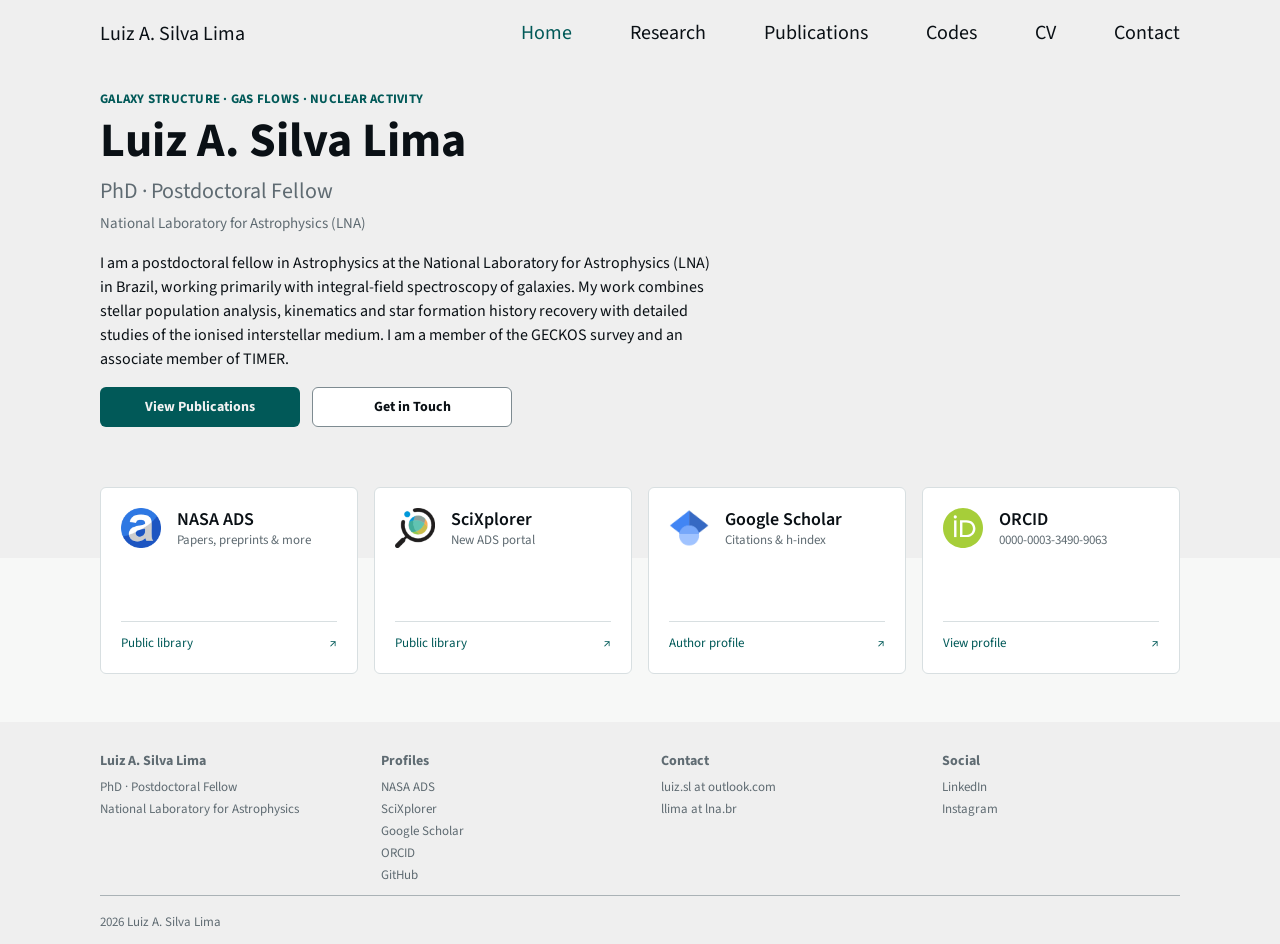
<file: index.html>
<!doctype html>
<html lang="en">
  <head>
    <meta charset="utf-8" />
    <meta name="viewport" content="width=device-width, initial-scale=1" />
    <title>Luiz A. Silva Lima | Astrophysics</title>
    <meta
      name="description"
      content="Luiz A. Silva Lima, who publishes as Silva-Lima, L. A., is a postdoctoral fellow in astronomy and astrophysics at the National Laboratory for Astrophysics (LNA), working on integral-field spectroscopy of galaxies."
    />
    <meta name="theme-color" content="#f7f8f7" />
    <link rel="icon" href="favicon.svg" type="image/svg+xml" />
    <link rel="canonical" href="https://luizsl.github.io/" />
    <meta name="author" content="Luiz A. Silva Lima" />
    <meta property="og:type" content="website" />
    <meta property="og:site_name" content="Luiz A. Silva Lima" />
    <meta property="og:locale" content="en_GB" />
    <meta property="og:title" content="Luiz A. Silva Lima | Astrophysics" />
    <meta property="og:description" content="Luiz A. Silva Lima, who publishes as Silva-Lima, L. A., is a postdoctoral fellow in astronomy and astrophysics at the National Laboratory for Astrophysics (LNA), working on integral-field spectroscopy of galaxies." />
    <meta property="og:url" content="https://luizsl.github.io/" />
    <meta property="og:image" content="https://luizsl.github.io/images/og-card.jpg" />
    <meta property="og:image:type" content="image/jpeg" />
    <meta property="og:image:width" content="1200" />
    <meta property="og:image:height" content="630" />
    <meta property="og:image:alt" content="Luiz A. Silva Lima, postdoctoral fellow in Astrophysics" />
    <meta name="twitter:card" content="summary_large_image" />
    <meta name="twitter:title" content="Luiz A. Silva Lima | Astrophysics" />
    <meta name="twitter:description" content="Luiz A. Silva Lima, who publishes as Silva-Lima, L. A., is a postdoctoral fellow in astronomy and astrophysics at the National Laboratory for Astrophysics (LNA), working on integral-field spectroscopy of galaxies." />
    <meta name="twitter:image" content="https://luizsl.github.io/images/og-card.jpg" />
    <link rel="stylesheet" href="style.css" />
    <script type="application/ld+json">
      {
        "@context": "https://schema.org",
        "@graph": [
          {
            "@type": "Person",
            "@id": "https://luizsl.github.io/#person",
            "name": "Luiz A. Silva Lima",
            "alternateName": [
              "Luiz A. Silva-Lima",
              "L. A. Silva-Lima",
              "Silva-Lima, L. A.",
              "Luiz Albérico da Silva Lima"
            ],
            "givenName": "Luiz",
            "familyName": "Silva Lima",
            "jobTitle": "Postdoctoral Fellow in Astrophysics",
            "description": "Postdoctoral fellow in Astrophysics at the National Laboratory for Astrophysics (LNA), working with integral-field spectroscopy of galaxies.",
            "url": "https://luizsl.github.io/",
            "image": "https://luizsl.github.io/images/portrait.jpg",
            "email": "mailto:luiz.sl@outlook.com",
            "identifier": "https://orcid.org/0000-0003-3490-9063",
            "knowsAbout": [
              "Astronomy",
              "Astrophysics",
              "Integral-field spectroscopy",
              "Galaxy kinematics",
              "Galaxy evolution",
              "Star formation",
              "Active galactic nuclei",
              "Stellar populations"
            ],
            "worksFor": {
              "@type": "Organization",
              "name": "National Laboratory for Astrophysics (LNA)",
              "address": { "@type": "PostalAddress", "addressCountry": "BR" }
            },
            "sameAs": [
              "https://orcid.org/0000-0003-3490-9063",
              "https://ui.adsabs.harvard.edu/search/q=author%3A%22Silva-Lima%2C%20Luiz%20A%22",
              "https://scholar.google.com/scholar?q=%22Silva-Lima%22+astrophysics",
              "https://github.com/luizsl",
              "https://www.linkedin.com/in/luiz-silva-lima/",
              "https://www.instagram.com/luizs.l"
            ]
          },
          {
            "@type": "WebSite",
            "@id": "https://luizsl.github.io/#website",
            "url": "https://luizsl.github.io/",
            "name": "Luiz A. Silva Lima",
            "inLanguage": "en",
            "author": { "@id": "https://luizsl.github.io/#person" }
          }
        ]
      }
    </script>
  </head>
  <body>
    <a class="skip-link" href="#main">Skip to content</a>

    <header class="site-header">
      <div class="wrap">
        <a class="wordmark" href="index.html">Luiz A. Silva Lima</a>
        <nav class="site-nav" aria-label="Main">
          <a href="index.html" aria-current="page">Home</a>
          <a href="research.html">Research</a>
          <a href="publications.html">Publications</a>
          <a href="codes.html">Codes</a>
          <a href="cv.html">CV</a>
          <a href="contact.html">Contact</a>
        </nav>
      </div>
    </header>

    <main id="main">
      <section class="hero" aria-labelledby="hero-title">
        <div class="wrap">
          <p class="eyebrow hero__focus">Galaxy structure · Gas flows · Nuclear activity</p>
          <h1 class="display" id="hero-title">Luiz A. Silva Lima</h1>
          <p class="hero__subtitle">PhD · Postdoctoral Fellow</p>
          <p class="hero__affiliation">National Laboratory for Astrophysics (LNA)</p>
          <p class="hero__bio">
            I am a postdoctoral fellow in Astrophysics at the National Laboratory for
            Astrophysics (LNA) in Brazil, working primarily with integral-field
            spectroscopy of galaxies. My work combines stellar population analysis,
            kinematics and star formation history recovery with detailed studies of the
            ionised interstellar medium. I am a member of the GECKOS survey and an
            associate member of TIMER.
          </p>
          <div class="hero__actions">
            <a class="btn btn--primary" href="publications.html">View Publications</a>
            <a class="btn btn--secondary" href="contact.html">Get in Touch</a>
          </div>
        </div>
      </section>

      <div class="wrap">
        <div class="profiles">
          <a
            class="card profile-card"
            href="https://ui.adsabs.harvard.edu/search/q=author%3A%22Silva-Lima%2C%20Luiz%20A%22"
          >
            <span class="profile-card__head">
              <img class="profile-card__mark" src="images/icons/ads.png" alt="" width="40" height="40" />
              <span>
                <span class="profile-card__title">NASA ADS</span>
                <span class="profile-card__descriptor">Papers, preprints &amp; more</span>
              </span>
            </span>
            <span class="profile-card__foot">
              <span>Public library</span>
              <span aria-hidden="true">↗</span>
            </span>
          </a>

          <a class="card profile-card" href="https://scixplorer.org/">
            <span class="profile-card__head">
              <img class="profile-card__mark" src="images/icons/scix.png" alt="" width="40" height="40" />
              <span>
                <span class="profile-card__title">SciXplorer</span>
                <span class="profile-card__descriptor">New ADS portal</span>
              </span>
            </span>
            <span class="profile-card__foot">
              <span>Public library</span>
              <span aria-hidden="true">↗</span>
            </span>
          </a>

          <a
            class="card profile-card"
            href="https://scholar.google.com/scholar?q=%22Silva-Lima%22+astrophysics"
          >
            <span class="profile-card__head">
              <img class="profile-card__mark" src="images/icons/scholar.png" alt="" width="40" height="40" />
              <span>
                <span class="profile-card__title">Google Scholar</span>
                <span class="profile-card__descriptor">Citations &amp; h-index</span>
              </span>
            </span>
            <span class="profile-card__foot">
              <span>Author profile</span>
              <span aria-hidden="true">↗</span>
            </span>
          </a>

          <a class="card profile-card" href="https://orcid.org/0000-0003-3490-9063">
            <span class="profile-card__head">
              <img class="profile-card__mark" src="images/icons/orcid.svg" alt="" width="40" height="40" />
              <span>
                <span class="profile-card__title">ORCID</span>
                <span class="profile-card__descriptor">0000-0003-3490-9063</span>
              </span>
            </span>
            <span class="profile-card__foot">
              <span>View profile</span>
              <span aria-hidden="true">↗</span>
            </span>
          </a>
        </div>
      </div>
    </main>

    <footer class="site-footer">
      <div class="wrap">
        <div class="site-footer__grid">
          <div>
            <h2>Luiz A. Silva Lima</h2>
            <p>PhD · Postdoctoral Fellow</p>
            <p>National Laboratory for Astrophysics</p>
          </div>
          <div>
            <h2>Profiles</h2>
            <ul>
              <li><a href="https://ui.adsabs.harvard.edu/search/q=author%3A%22Silva-Lima%2C%20Luiz%20A%22">NASA ADS</a></li>
              <li><a href="https://scixplorer.org/">SciXplorer</a></li>
              <li><a href="https://scholar.google.com/scholar?q=%22Silva-Lima%22+astrophysics">Google Scholar</a></li>
              <li><a href="https://orcid.org/0000-0003-3490-9063">ORCID</a></li>
              <li><a href="https://github.com/luizsl">GitHub</a></li>
            </ul>
          </div>
          <div>
            <h2>Contact</h2>
            <ul>
              <li><a href="mailto:luiz.sl@outlook.com">luiz.sl at outlook.com</a></li>
              <li><a href="mailto:llima@lna.br">llima at lna.br</a></li>
            </ul>
          </div>
          <div>
            <h2>Social</h2>
            <ul>
              <li><a href="https://www.linkedin.com/in/luiz-silva-lima/">LinkedIn</a></li>
              <li><a href="https://www.instagram.com/luizs.l">Instagram</a></li>
            </ul>
          </div>
        </div>
        <hr class="site-footer__rule" />
        <p class="site-footer__bottom">2026 Luiz A. Silva Lima</p>
      </div>
    </footer>
  </body>
</html>
</file>
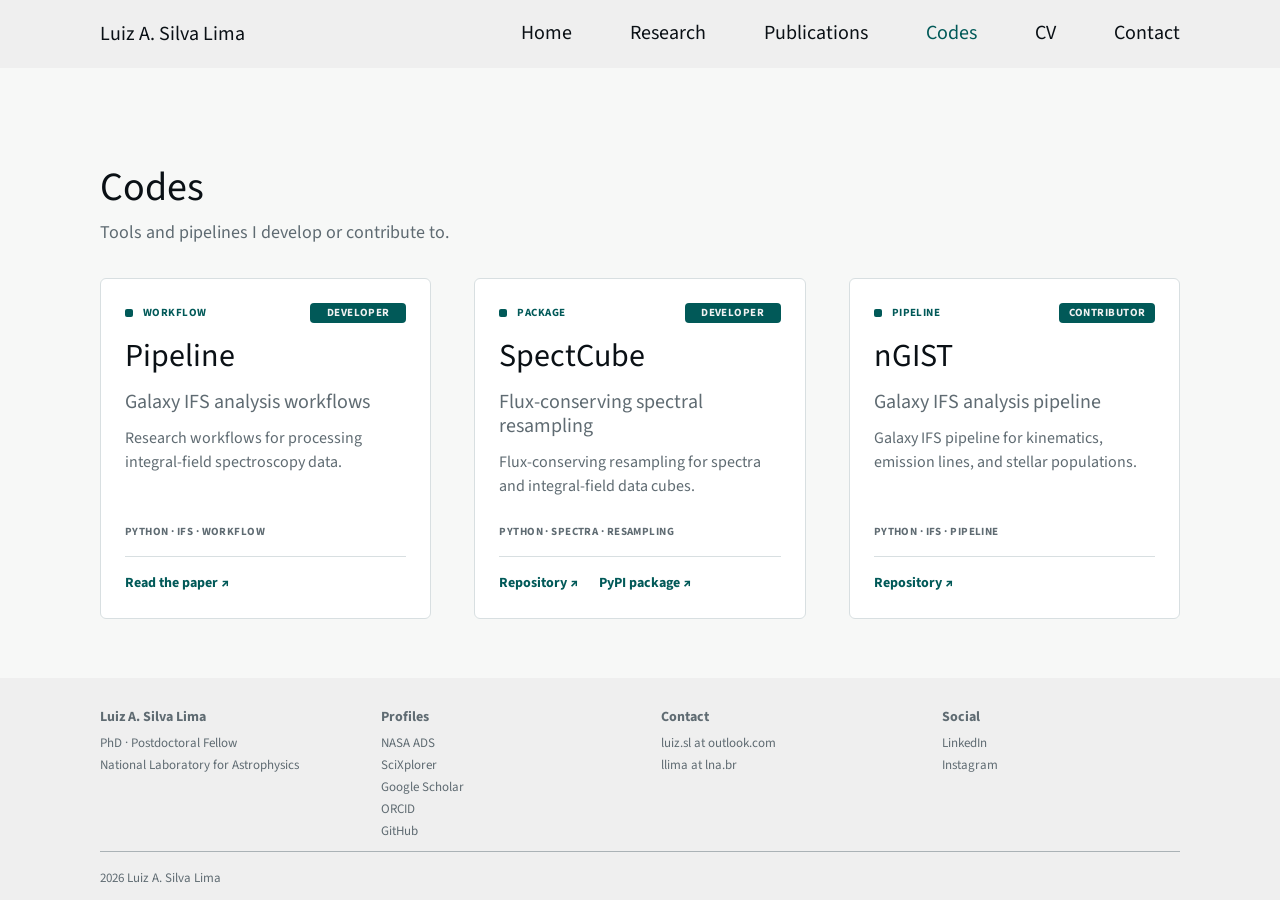
<file: codes.html>
<!doctype html>
<html lang="en">
  <head>
    <meta charset="utf-8" />
    <meta name="viewport" content="width=device-width, initial-scale=1" />
    <title>Codes | Luiz A. Silva Lima</title>
    <meta
      name="description"
      content="Tools and pipelines developed or maintained by Luiz A. Silva Lima for integral-field spectroscopy."
    />
    <meta name="theme-color" content="#f7f8f7" />
    <link rel="icon" href="favicon.svg" type="image/svg+xml" />
    <link rel="canonical" href="https://luizsl.github.io/codes.html" />
    <meta name="author" content="Luiz A. Silva Lima" />
    <meta property="og:type" content="website" />
    <meta property="og:site_name" content="Luiz A. Silva Lima" />
    <meta property="og:locale" content="en_GB" />
    <meta property="og:title" content="Codes | Luiz A. Silva Lima" />
    <meta property="og:description" content="Tools and pipelines developed or maintained by Luiz A. Silva Lima for integral-field spectroscopy." />
    <meta property="og:url" content="https://luizsl.github.io/codes.html" />
    <meta property="og:image" content="https://luizsl.github.io/images/og-card.jpg" />
    <meta property="og:image:type" content="image/jpeg" />
    <meta property="og:image:width" content="1200" />
    <meta property="og:image:height" content="630" />
    <meta property="og:image:alt" content="Luiz A. Silva Lima, postdoctoral fellow in Astrophysics" />
    <meta name="twitter:card" content="summary_large_image" />
    <meta name="twitter:title" content="Codes | Luiz A. Silva Lima" />
    <meta name="twitter:description" content="Tools and pipelines developed or maintained by Luiz A. Silva Lima for integral-field spectroscopy." />
    <meta name="twitter:image" content="https://luizsl.github.io/images/og-card.jpg" />
    <link rel="stylesheet" href="style.css" />
  </head>
  <body>
    <a class="skip-link" href="#main">Skip to content</a>

    <header class="site-header">
      <div class="wrap">
        <a class="wordmark" href="index.html">Luiz A. Silva Lima</a>
        <nav class="site-nav" aria-label="Main">
          <a href="index.html">Home</a>
          <a href="research.html">Research</a>
          <a href="publications.html">Publications</a>
          <a href="codes.html" aria-current="page">Codes</a>
          <a href="cv.html">CV</a>
          <a href="contact.html">Contact</a>
        </nav>
      </div>
    </header>

    <main id="main">
      <div class="wrap">
        <div class="page-title">
          <h1>Codes</h1>
          <p class="lead">Tools and pipelines I develop or contribute to.</p>
        </div>

        <div class="codes-grid" style="padding-top: 32px">
          <article class="card code-card">
            <div class="code-card__top">
              <span class="code-card__category">Workflow</span>
              <span class="badge">Developer</span>
            </div>
            <h2>Pipeline</h2>
            <p class="code-card__subtitle">Galaxy IFS analysis workflows</p>
            <p class="code-card__description">
              Research workflows for processing integral-field spectroscopy data.
            </p>
            <p class="meta code-card__meta">Python · IFS · Workflow</p>
            <p class="code-card__links">
              <a href="publications.html">Read the paper ↗</a>
            </p>
          </article>

          <article class="card code-card">
            <div class="code-card__top">
              <span class="code-card__category">Package</span>
              <span class="badge">Developer</span>
            </div>
            <h2>SpectCube</h2>
            <p class="code-card__subtitle">Flux-conserving spectral resampling</p>
            <p class="code-card__description">
              Flux-conserving resampling for spectra and integral-field data cubes.
            </p>
            <p class="meta code-card__meta">Python · Spectra · Resampling</p>
            <p class="code-card__links">
              <a href="https://github.com/luizsl/SpectCube">Repository ↗</a>
              <a href="https://pypi.org/project/SpectCube/">PyPI package ↗</a>
            </p>
          </article>

          <article class="card code-card">
            <div class="code-card__top">
              <span class="code-card__category">Pipeline</span>
              <span class="badge">Contributor</span>
            </div>
            <h2>nGIST</h2>
            <p class="code-card__subtitle">Galaxy IFS analysis pipeline</p>
            <p class="code-card__description">
              Galaxy IFS pipeline for kinematics, emission lines, and stellar populations.
            </p>
            <p class="meta code-card__meta">Python · IFS · Pipeline</p>
            <p class="code-card__links">
              <a href="https://github.com/geckos-survey/ngist">Repository ↗</a>
            </p>
          </article>
        </div>
      </div>
    </main>

    <footer class="site-footer">
      <div class="wrap">
        <div class="site-footer__grid">
          <div>
            <h2>Luiz A. Silva Lima</h2>
            <p>PhD · Postdoctoral Fellow</p>
            <p>National Laboratory for Astrophysics</p>
          </div>
          <div>
            <h2>Profiles</h2>
            <ul>
              <li><a href="https://ui.adsabs.harvard.edu/search/q=author%3A%22Silva-Lima%2C%20Luiz%20A%22">NASA ADS</a></li>
              <li><a href="https://scixplorer.org/">SciXplorer</a></li>
              <li><a href="https://scholar.google.com/scholar?q=%22Silva-Lima%22+astrophysics">Google Scholar</a></li>
              <li><a href="https://orcid.org/0000-0003-3490-9063">ORCID</a></li>
              <li><a href="https://github.com/luizsl">GitHub</a></li>
            </ul>
          </div>
          <div>
            <h2>Contact</h2>
            <ul>
              <li><a href="mailto:luiz.sl@outlook.com">luiz.sl at outlook.com</a></li>
              <li><a href="mailto:llima@lna.br">llima at lna.br</a></li>
            </ul>
          </div>
          <div>
            <h2>Social</h2>
            <ul>
              <li><a href="https://www.linkedin.com/in/luiz-silva-lima/">LinkedIn</a></li>
              <li><a href="https://www.instagram.com/luizs.l">Instagram</a></li>
            </ul>
          </div>
        </div>
        <hr class="site-footer__rule" />
        <p class="site-footer__bottom">2026 Luiz A. Silva Lima</p>
      </div>
    </footer>
  </body>
</html>
</file>
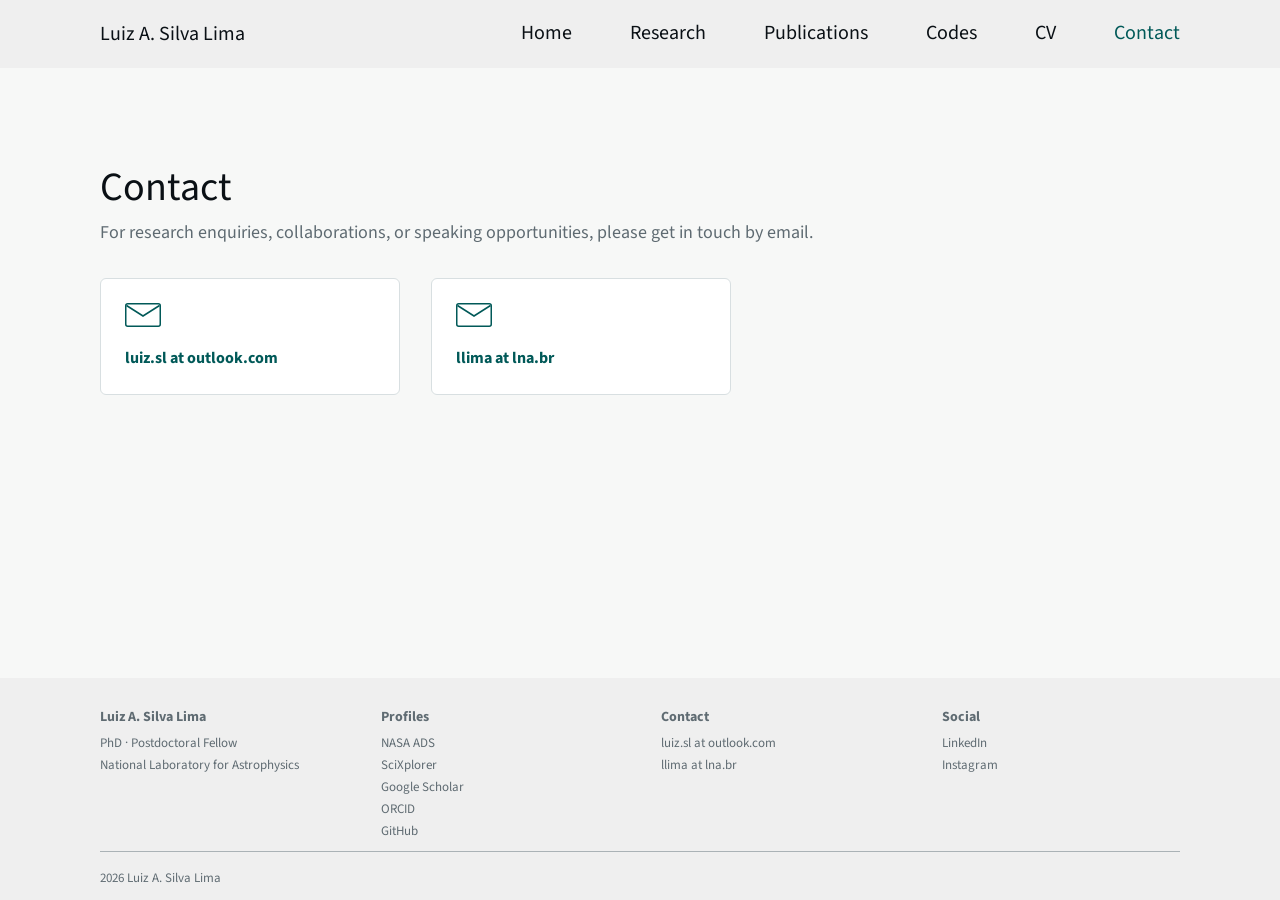
<file: contact.html>
<!doctype html>
<html lang="en">
  <head>
    <meta charset="utf-8" />
    <meta name="viewport" content="width=device-width, initial-scale=1" />
    <title>Contact | Luiz A. Silva Lima</title>
    <meta
      name="description"
      content="Contact Luiz A. Silva Lima for research enquiries, collaborations, or speaking opportunities."
    />
    <meta name="theme-color" content="#f7f8f7" />
    <link rel="icon" href="favicon.svg" type="image/svg+xml" />
    <link rel="canonical" href="https://luizsl.github.io/contact.html" />
    <meta name="author" content="Luiz A. Silva Lima" />
    <meta property="og:type" content="website" />
    <meta property="og:site_name" content="Luiz A. Silva Lima" />
    <meta property="og:locale" content="en_GB" />
    <meta property="og:title" content="Contact | Luiz A. Silva Lima" />
    <meta property="og:description" content="Contact Luiz A. Silva Lima for research enquiries, collaborations, or speaking opportunities." />
    <meta property="og:url" content="https://luizsl.github.io/contact.html" />
    <meta property="og:image" content="https://luizsl.github.io/images/og-card.jpg" />
    <meta property="og:image:type" content="image/jpeg" />
    <meta property="og:image:width" content="1200" />
    <meta property="og:image:height" content="630" />
    <meta property="og:image:alt" content="Luiz A. Silva Lima, postdoctoral fellow in Astrophysics" />
    <meta name="twitter:card" content="summary_large_image" />
    <meta name="twitter:title" content="Contact | Luiz A. Silva Lima" />
    <meta name="twitter:description" content="Contact Luiz A. Silva Lima for research enquiries, collaborations, or speaking opportunities." />
    <meta name="twitter:image" content="https://luizsl.github.io/images/og-card.jpg" />
    <link rel="stylesheet" href="style.css" />
  </head>
  <body>
    <a class="skip-link" href="#main">Skip to content</a>

    <header class="site-header">
      <div class="wrap">
        <a class="wordmark" href="index.html">Luiz A. Silva Lima</a>
        <nav class="site-nav" aria-label="Main">
          <a href="index.html">Home</a>
          <a href="research.html">Research</a>
          <a href="publications.html">Publications</a>
          <a href="codes.html">Codes</a>
          <a href="cv.html">CV</a>
          <a href="contact.html" aria-current="page">Contact</a>
        </nav>
      </div>
    </header>

    <main id="main">
      <div class="wrap">
        <div class="page-title">
          <h1>Contact</h1>
          <p class="lead">
            For research enquiries, collaborations, or speaking opportunities, please get
            in touch by email.
          </p>
        </div>

        <div class="contact-grid">
          <div class="card contact-card">
            <svg
              class="contact-card__icon"
              viewBox="0 0 36 24"
              fill="none"
              stroke="currentColor"
              stroke-width="1.5"
              aria-hidden="true"
            >
              <rect x="0.75" y="0.75" width="34.5" height="22.5" rx="2" />
              <path d="M1.5 2.5 L18 13 L34.5 2.5" />
            </svg>
            <p class="contact-card__address">
              <a href="mailto:luiz.sl@outlook.com">luiz.sl at outlook.com</a>
            </p>
          </div>

          <div class="card contact-card">
            <svg
              class="contact-card__icon"
              viewBox="0 0 36 24"
              fill="none"
              stroke="currentColor"
              stroke-width="1.5"
              aria-hidden="true"
            >
              <rect x="0.75" y="0.75" width="34.5" height="22.5" rx="2" />
              <path d="M1.5 2.5 L18 13 L34.5 2.5" />
            </svg>
            <p class="contact-card__address">
              <a href="mailto:llima@lna.br">llima at lna.br</a>
            </p>
          </div>
        </div>
      </div>
    </main>

    <footer class="site-footer">
      <div class="wrap">
        <div class="site-footer__grid">
          <div>
            <h2>Luiz A. Silva Lima</h2>
            <p>PhD · Postdoctoral Fellow</p>
            <p>National Laboratory for Astrophysics</p>
          </div>
          <div>
            <h2>Profiles</h2>
            <ul>
              <li><a href="https://ui.adsabs.harvard.edu/search/q=author%3A%22Silva-Lima%2C%20Luiz%20A%22">NASA ADS</a></li>
              <li><a href="https://scixplorer.org/">SciXplorer</a></li>
              <li><a href="https://scholar.google.com/scholar?q=%22Silva-Lima%22+astrophysics">Google Scholar</a></li>
              <li><a href="https://orcid.org/0000-0003-3490-9063">ORCID</a></li>
              <li><a href="https://github.com/luizsl">GitHub</a></li>
            </ul>
          </div>
          <div>
            <h2>Contact</h2>
            <ul>
              <li><a href="mailto:luiz.sl@outlook.com">luiz.sl at outlook.com</a></li>
              <li><a href="mailto:llima@lna.br">llima at lna.br</a></li>
            </ul>
          </div>
          <div>
            <h2>Social</h2>
            <ul>
              <li><a href="https://www.linkedin.com/in/luiz-silva-lima/">LinkedIn</a></li>
              <li><a href="https://www.instagram.com/luizs.l">Instagram</a></li>
            </ul>
          </div>
        </div>
        <hr class="site-footer__rule" />
        <p class="site-footer__bottom">2026 Luiz A. Silva Lima</p>
      </div>
    </footer>
  </body>
</html>
</file>
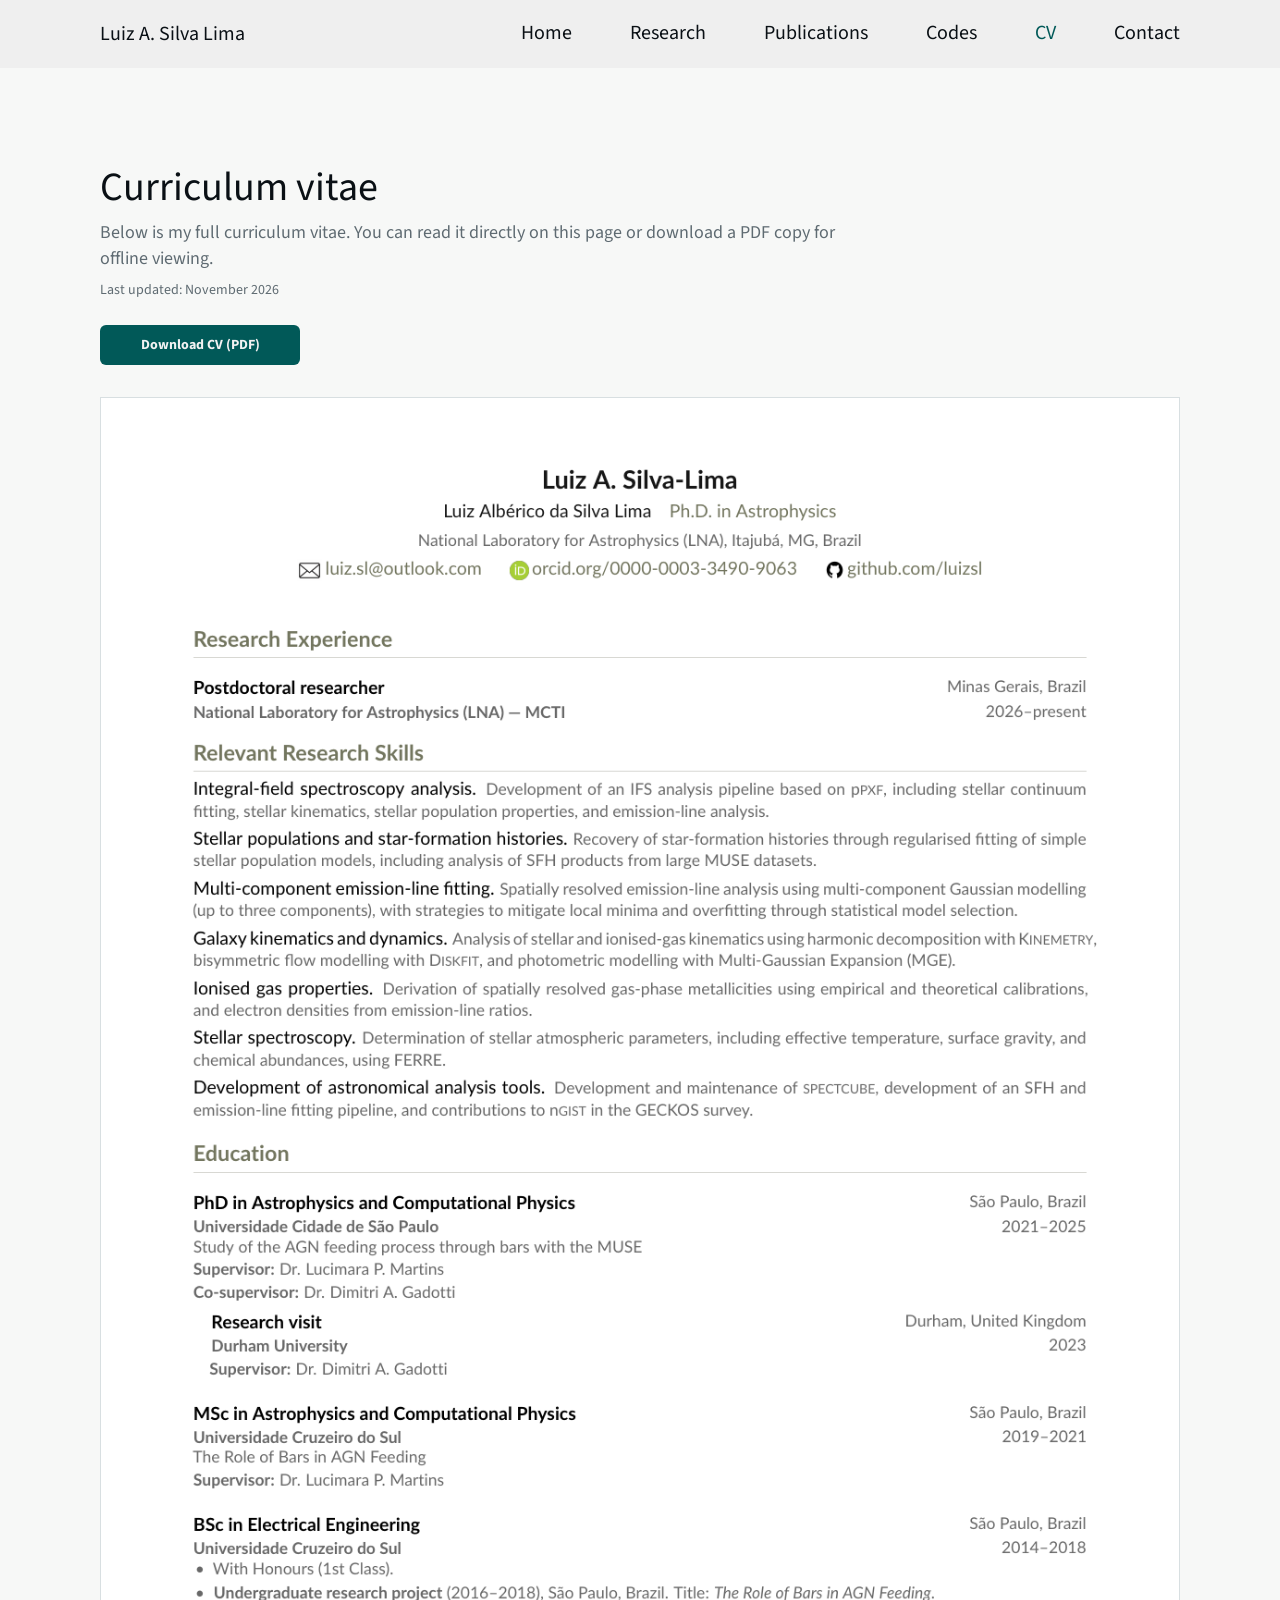
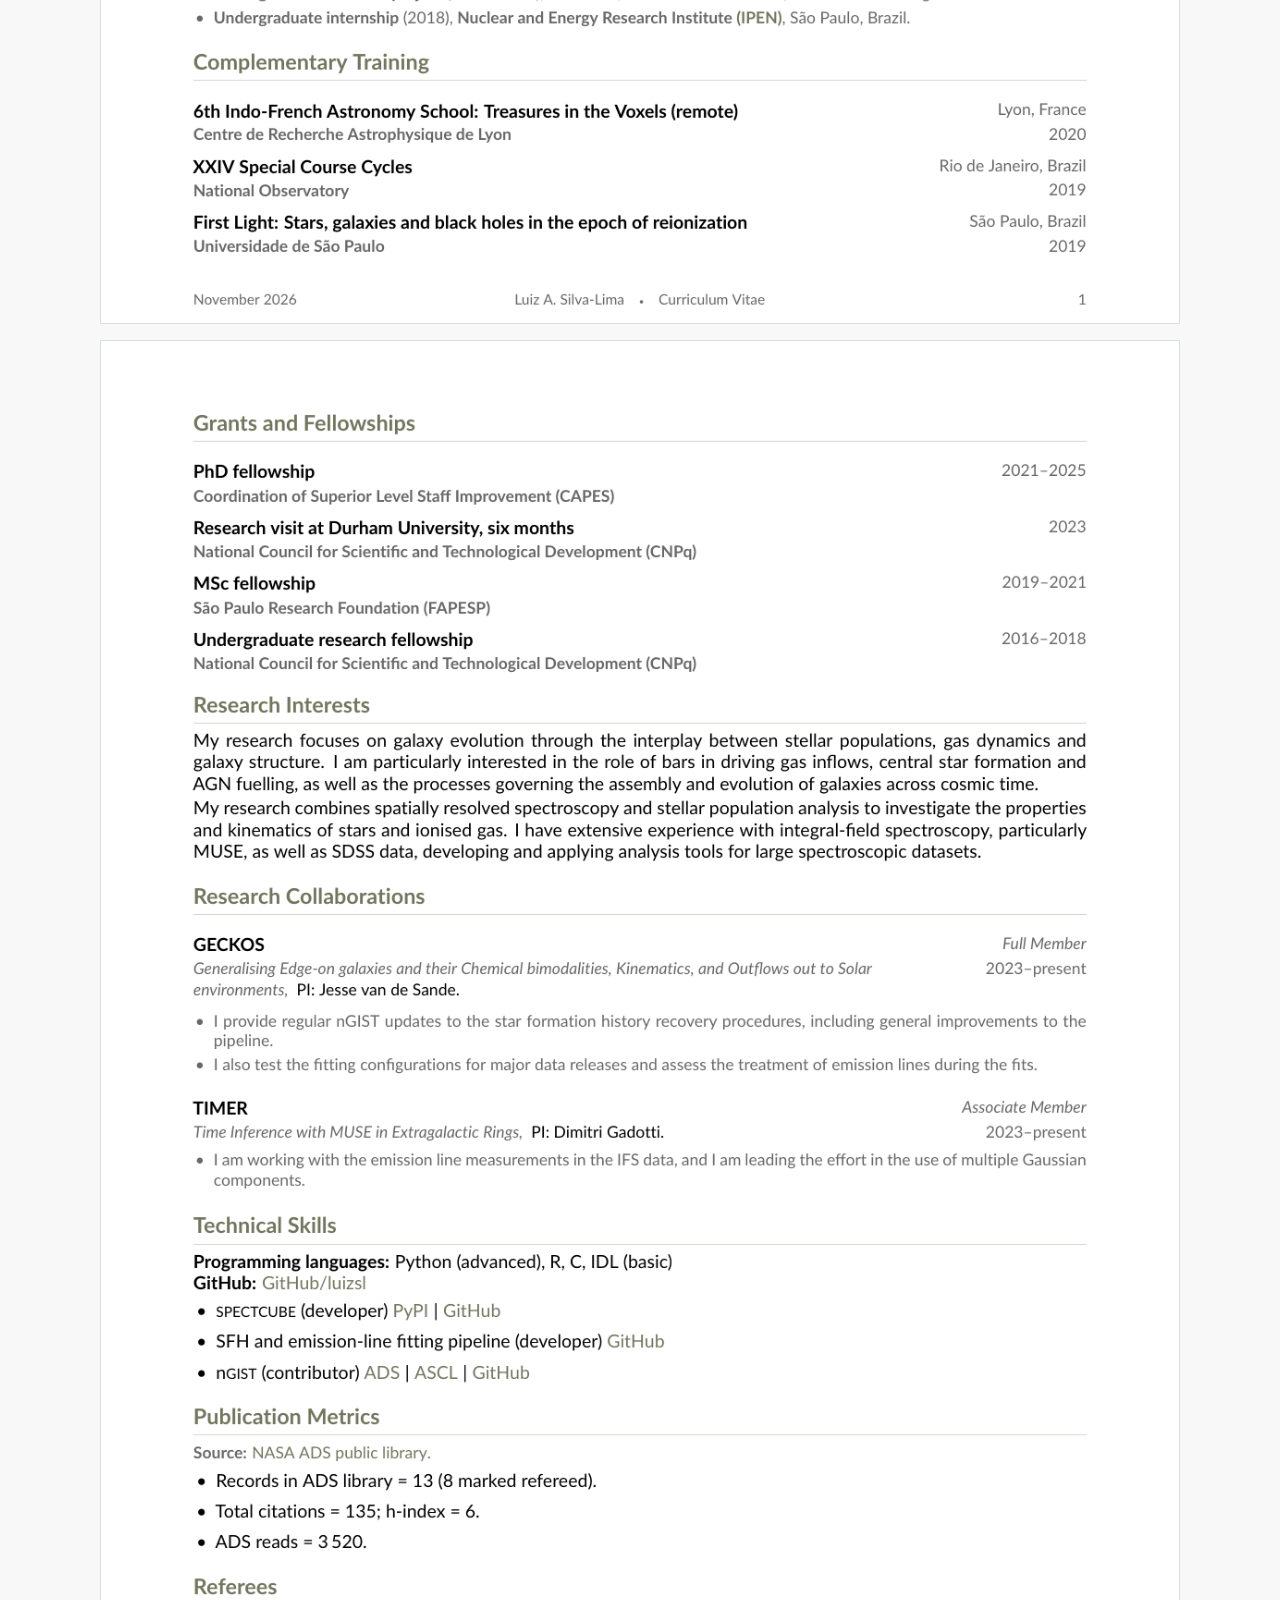
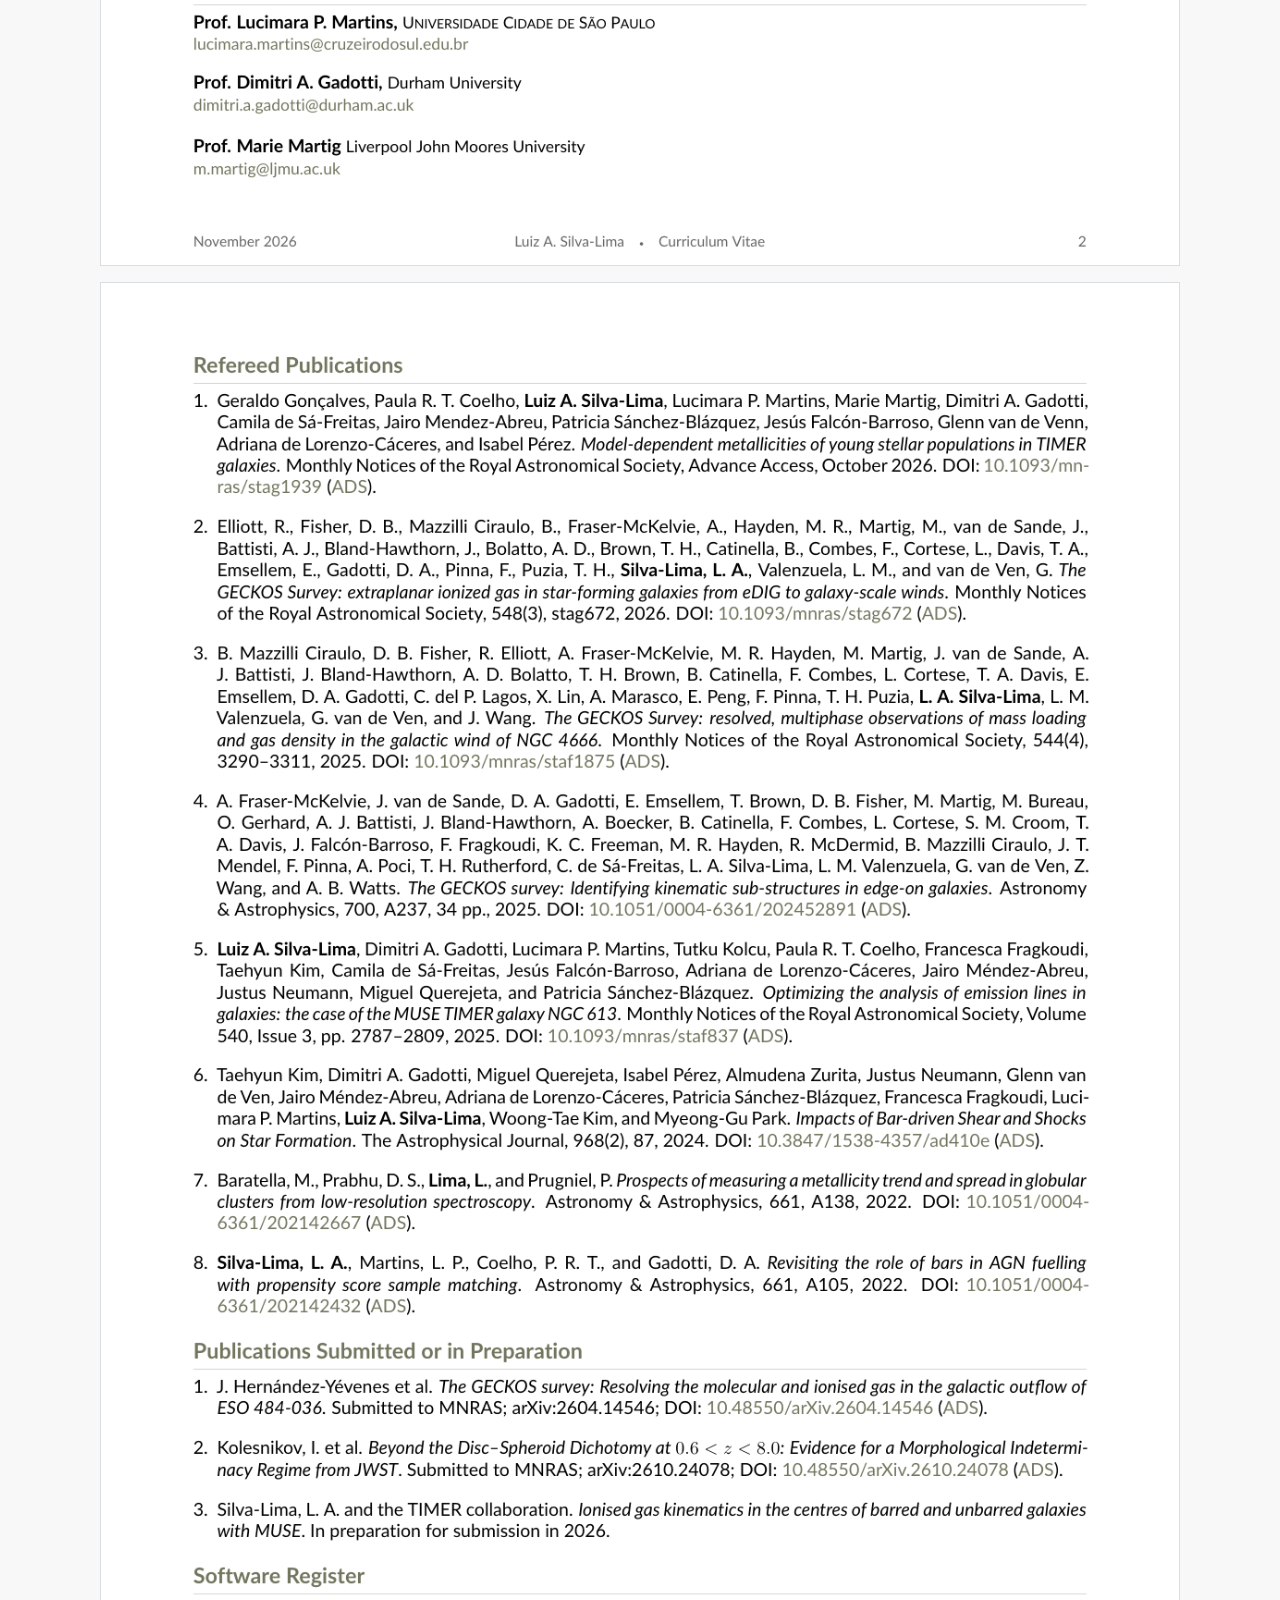
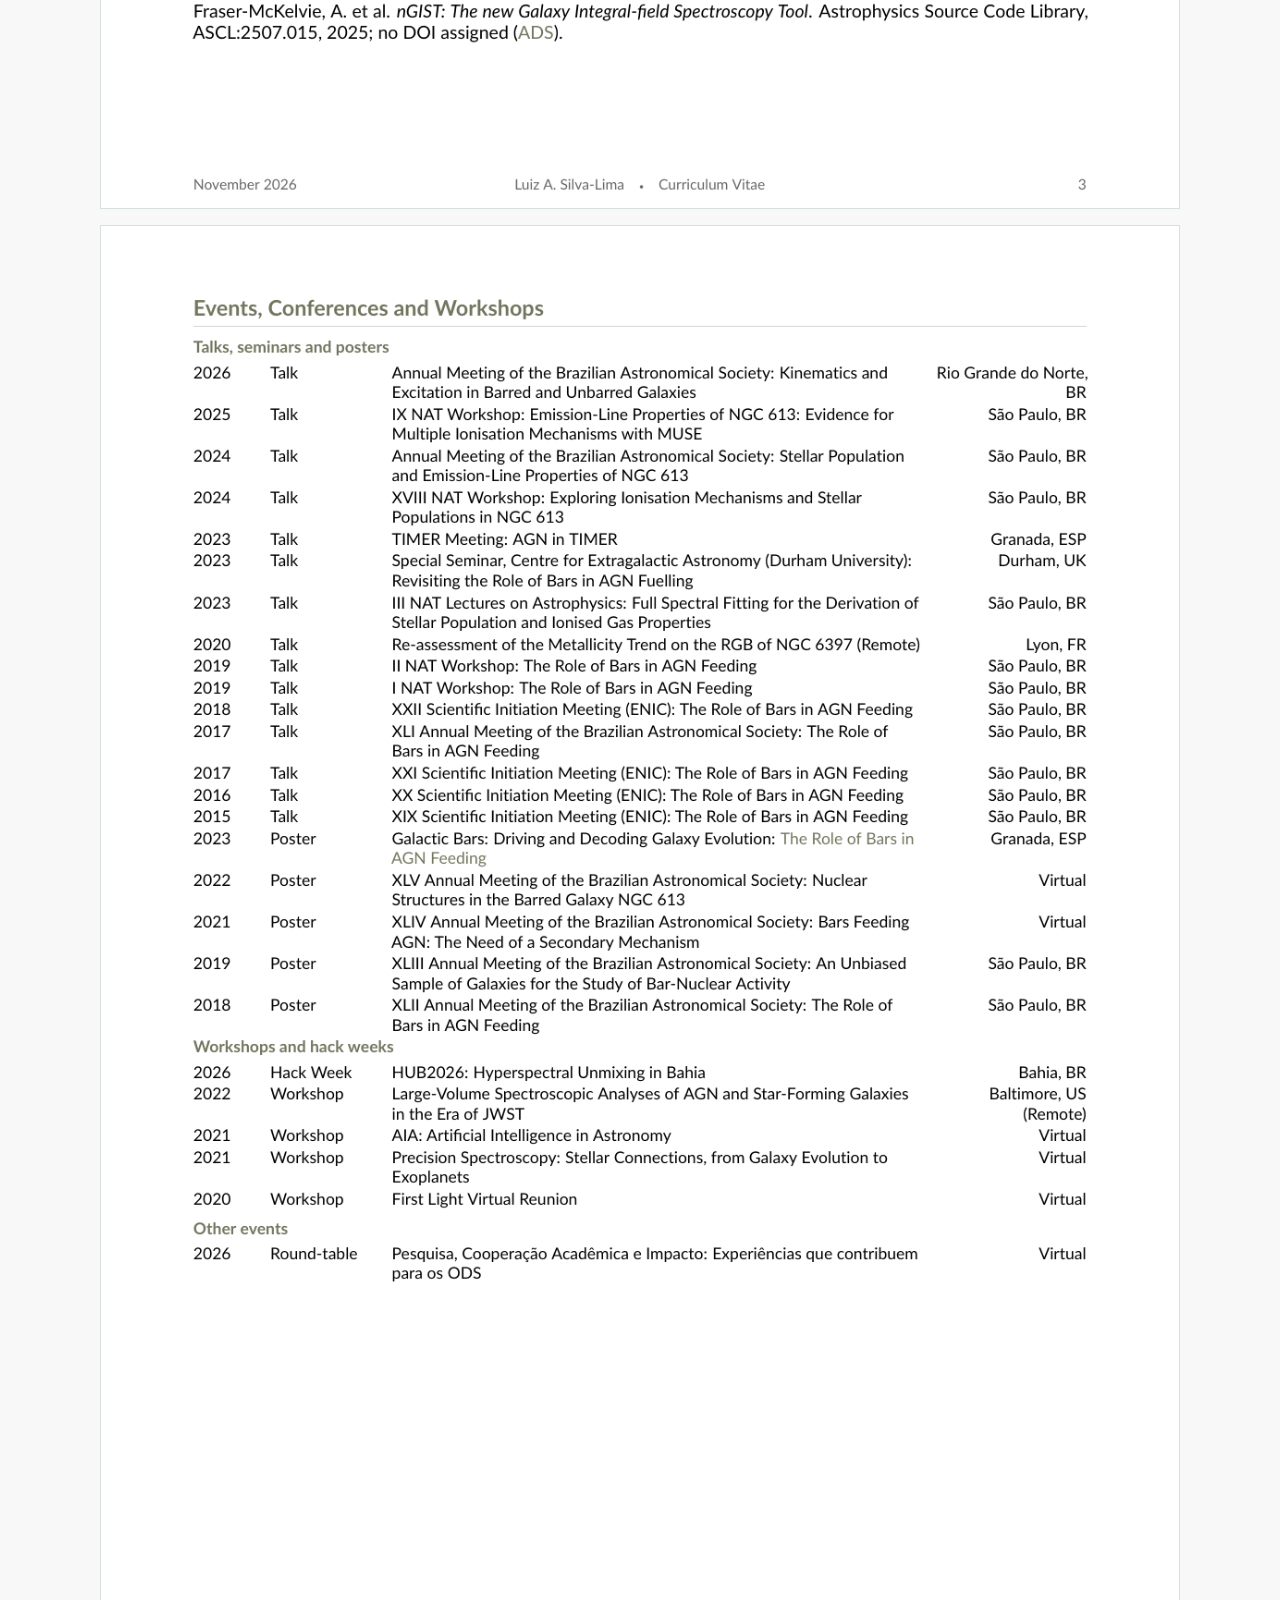
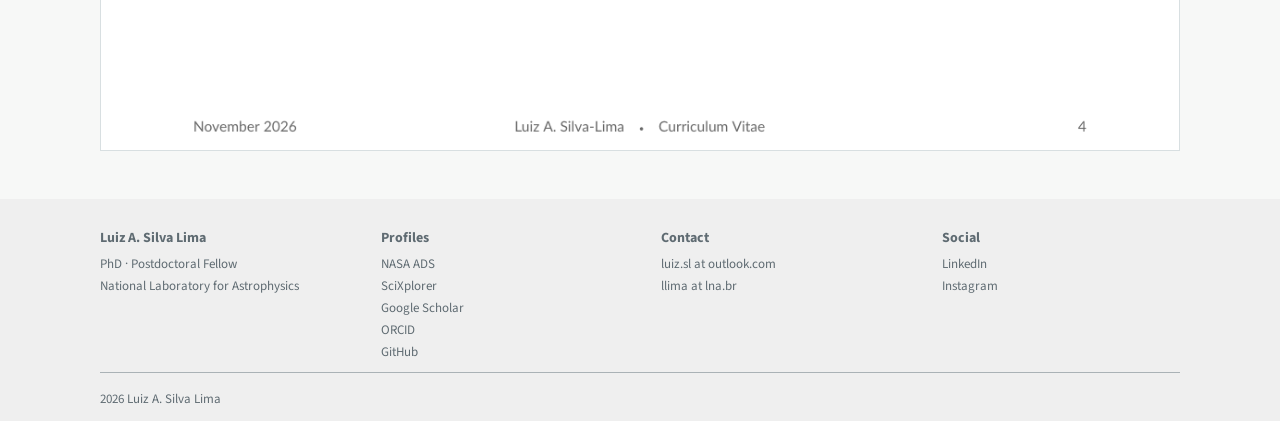
<file: cv.html>
<!doctype html>
<html lang="en">
  <head>
    <meta charset="utf-8" />
    <meta name="viewport" content="width=device-width, initial-scale=1" />
    <title>Curriculum vitae | Luiz A. Silva Lima</title>
    <meta
      name="description"
      content="Full curriculum vitae of Luiz A. Silva Lima, postdoctoral fellow in Astrophysics."
    />
    <meta name="theme-color" content="#f7f8f7" />
    <link rel="icon" href="favicon.svg" type="image/svg+xml" />
    <link rel="canonical" href="https://luizsl.github.io/cv.html" />
    <meta name="author" content="Luiz A. Silva Lima" />
    <meta property="og:type" content="website" />
    <meta property="og:site_name" content="Luiz A. Silva Lima" />
    <meta property="og:locale" content="en_GB" />
    <meta property="og:title" content="Curriculum vitae | Luiz A. Silva Lima" />
    <meta property="og:description" content="Full curriculum vitae of Luiz A. Silva Lima, postdoctoral fellow in Astrophysics." />
    <meta property="og:url" content="https://luizsl.github.io/cv.html" />
    <meta property="og:image" content="https://luizsl.github.io/images/og-card.jpg" />
    <meta property="og:image:type" content="image/jpeg" />
    <meta property="og:image:width" content="1200" />
    <meta property="og:image:height" content="630" />
    <meta property="og:image:alt" content="Luiz A. Silva Lima, postdoctoral fellow in Astrophysics" />
    <meta name="twitter:card" content="summary_large_image" />
    <meta name="twitter:title" content="Curriculum vitae | Luiz A. Silva Lima" />
    <meta name="twitter:description" content="Full curriculum vitae of Luiz A. Silva Lima, postdoctoral fellow in Astrophysics." />
    <meta name="twitter:image" content="https://luizsl.github.io/images/og-card.jpg" />
    <link rel="stylesheet" href="style.css" />
  </head>
  <body>
    <a class="skip-link" href="#main">Skip to content</a>

    <header class="site-header">
      <div class="wrap">
        <a class="wordmark" href="index.html">Luiz A. Silva Lima</a>
        <nav class="site-nav" aria-label="Main">
          <a href="index.html">Home</a>
          <a href="research.html">Research</a>
          <a href="publications.html">Publications</a>
          <a href="codes.html">Codes</a>
          <a href="cv.html" aria-current="page">CV</a>
          <a href="contact.html">Contact</a>
        </nav>
      </div>
    </header>

    <main id="main">
      <div class="wrap">
        <div class="page-title">
          <h1>Curriculum vitae</h1>
          <p class="lead">
            Below is my full curriculum vitae. You can read it directly on this page or
            download a PDF copy for offline viewing.
          </p>
          <p class="caption" style="margin-top: 8px">Last updated: November 2026</p>
        </div>

        <div class="cv-actions">
          <a class="btn btn--primary" href="assets/curriculum-vitae.pdf">
            Download CV (PDF)
          </a>
        </div>

        <div class="cv-sheets">
          <figure class="cv-sheet">
            <img
              src="assets/cv/page-1.png"
              alt="Curriculum vitae, page 1 of 4: personal details, research interests and education."
              width="1166"
              height="1649"
              loading="lazy"
            />
          </figure>
          <figure class="cv-sheet">
            <img
              src="assets/cv/page-2.png"
              alt="Curriculum vitae, page 2 of 4."
              width="1166"
              height="1649"
              loading="lazy"
            />
          </figure>
          <figure class="cv-sheet">
            <img
              src="assets/cv/page-3.png"
              alt="Curriculum vitae, page 3 of 4."
              width="1166"
              height="1649"
              loading="lazy"
            />
          </figure>
          <figure class="cv-sheet">
            <img
              src="assets/cv/page-4.png"
              alt="Curriculum vitae, page 4 of 4."
              width="1166"
              height="1649"
              loading="lazy"
            />
          </figure>
        </div>
      </div>
    </main>

    <footer class="site-footer">
      <div class="wrap">
        <div class="site-footer__grid">
          <div>
            <h2>Luiz A. Silva Lima</h2>
            <p>PhD · Postdoctoral Fellow</p>
            <p>National Laboratory for Astrophysics</p>
          </div>
          <div>
            <h2>Profiles</h2>
            <ul>
              <li><a href="https://ui.adsabs.harvard.edu/search/q=author%3A%22Silva-Lima%2C%20Luiz%20A%22">NASA ADS</a></li>
              <li><a href="https://scixplorer.org/">SciXplorer</a></li>
              <li><a href="https://scholar.google.com/scholar?q=%22Silva-Lima%22+astrophysics">Google Scholar</a></li>
              <li><a href="https://orcid.org/0000-0003-3490-9063">ORCID</a></li>
              <li><a href="https://github.com/luizsl">GitHub</a></li>
            </ul>
          </div>
          <div>
            <h2>Contact</h2>
            <ul>
              <li><a href="mailto:luiz.sl@outlook.com">luiz.sl at outlook.com</a></li>
              <li><a href="mailto:llima@lna.br">llima at lna.br</a></li>
            </ul>
          </div>
          <div>
            <h2>Social</h2>
            <ul>
              <li><a href="https://www.linkedin.com/in/luiz-silva-lima/">LinkedIn</a></li>
              <li><a href="https://www.instagram.com/luizs.l">Instagram</a></li>
            </ul>
          </div>
        </div>
        <hr class="site-footer__rule" />
        <p class="site-footer__bottom">2026 Luiz A. Silva Lima</p>
      </div>
    </footer>
  </body>
</html>
</file>
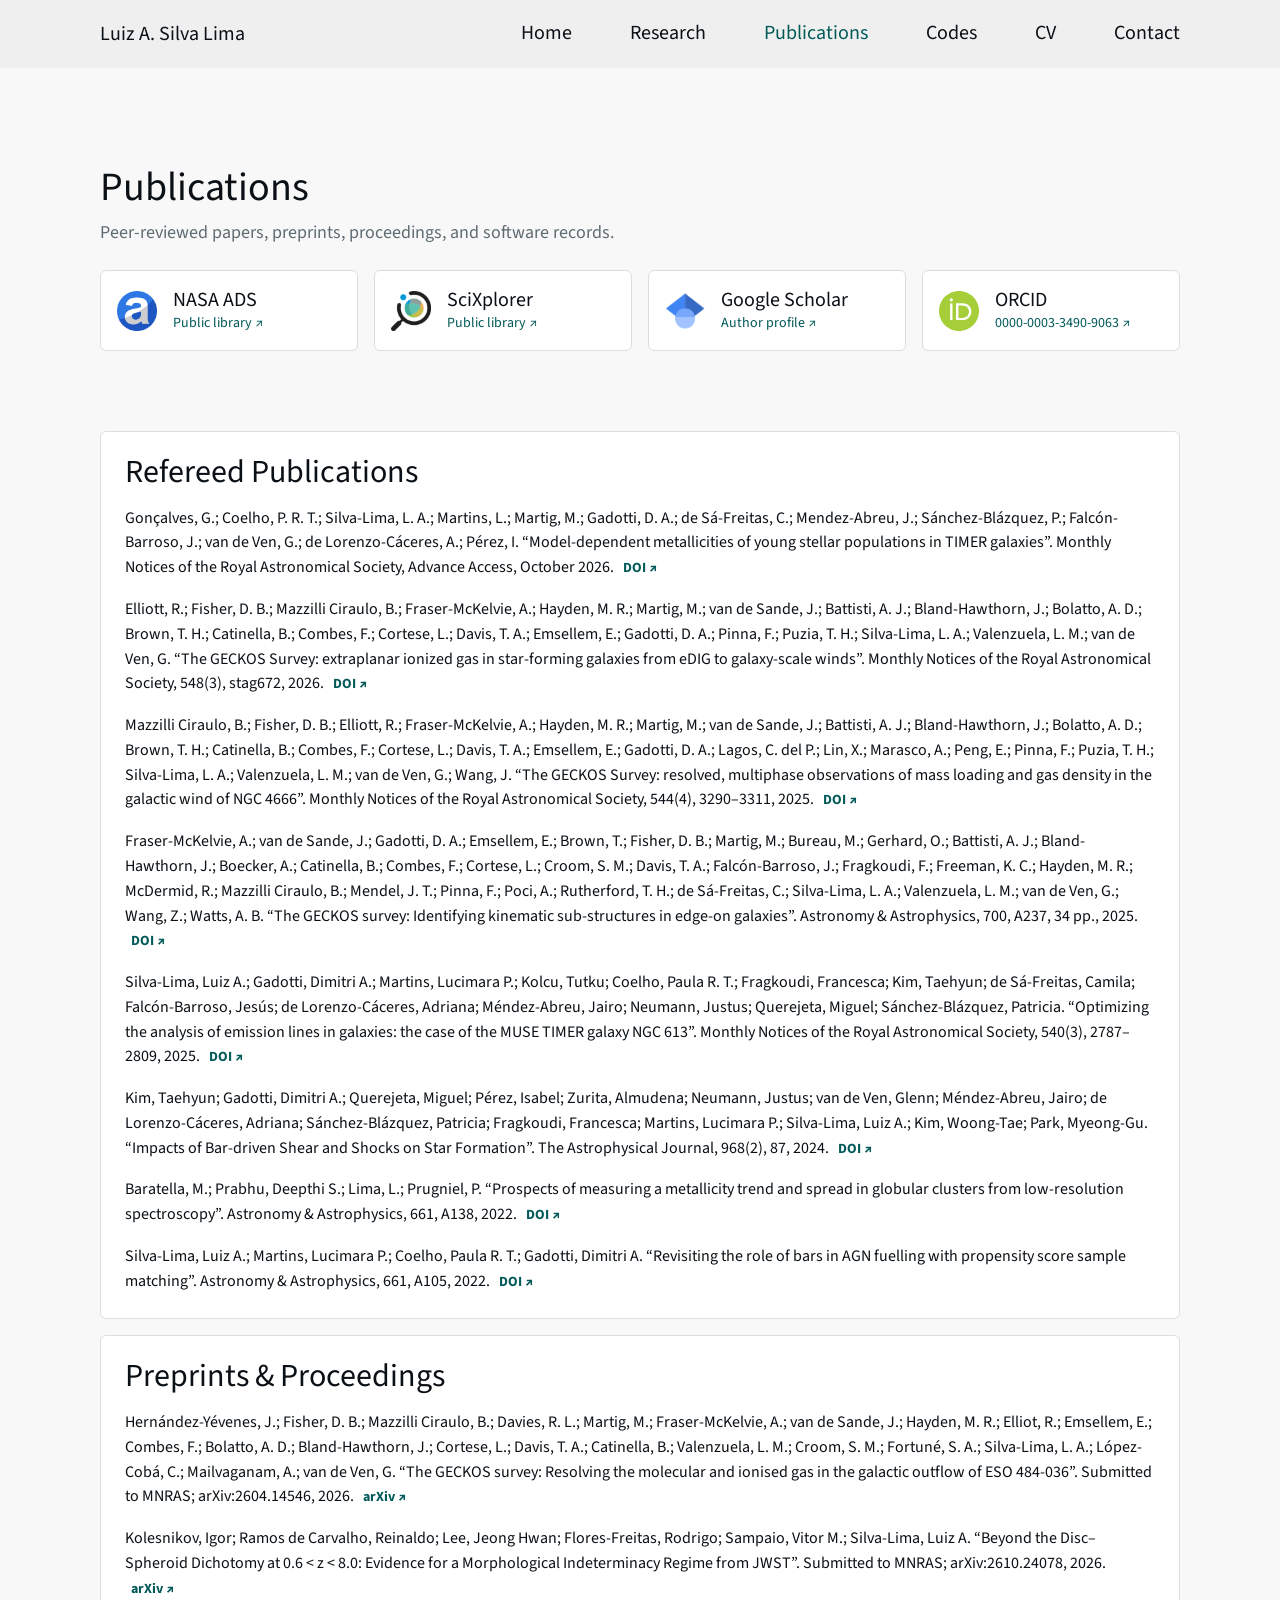
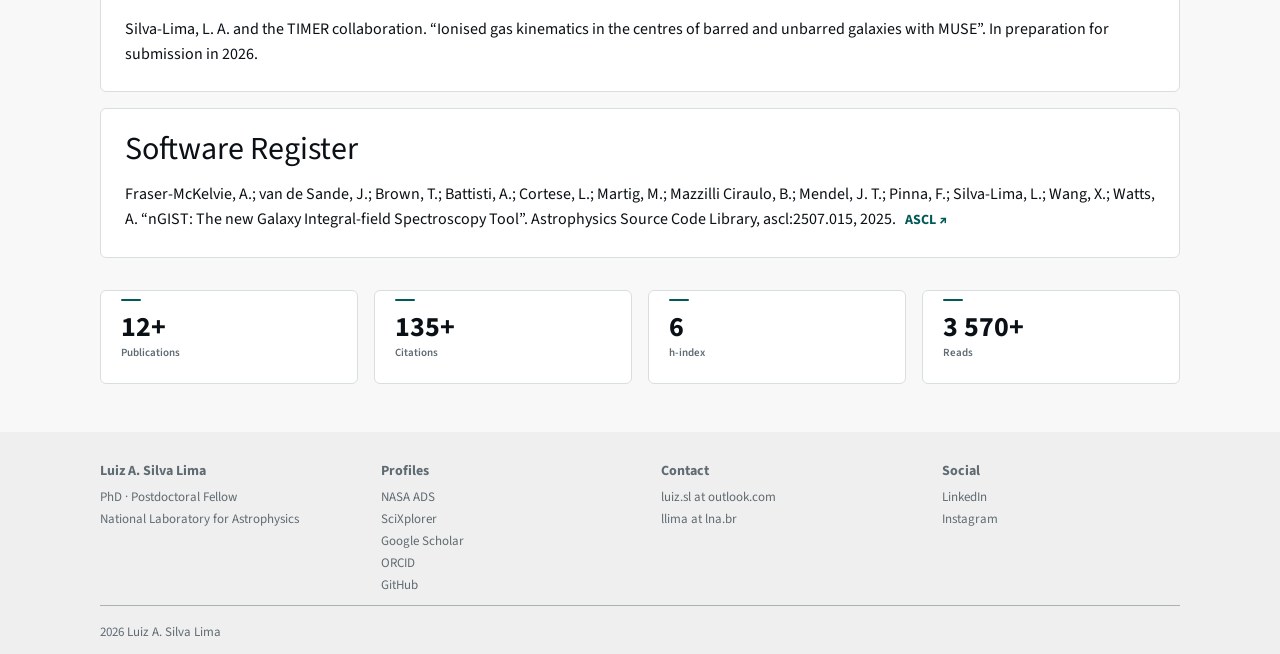
<file: publications.html>
<!doctype html>
<html lang="en">
  <head>
    <meta charset="utf-8" />
    <meta name="viewport" content="width=device-width, initial-scale=1" />
    <title>Publications | Luiz A. Silva Lima</title>
    <meta
      name="description"
      content="Peer-reviewed papers, preprints, proceedings and software records by Luiz A. Silva Lima."
    />
    <meta name="theme-color" content="#f7f8f7" />
    <link rel="icon" href="favicon.svg" type="image/svg+xml" />
    <link rel="canonical" href="https://luizsl.github.io/publications.html" />
    <meta name="author" content="Luiz A. Silva Lima" />
    <meta property="og:type" content="website" />
    <meta property="og:site_name" content="Luiz A. Silva Lima" />
    <meta property="og:locale" content="en_GB" />
    <meta property="og:title" content="Publications | Luiz A. Silva Lima" />
    <meta property="og:description" content="Peer-reviewed papers, preprints, proceedings and software records by Luiz A. Silva Lima." />
    <meta property="og:url" content="https://luizsl.github.io/publications.html" />
    <meta property="og:image" content="https://luizsl.github.io/images/og-card.jpg" />
    <meta property="og:image:type" content="image/jpeg" />
    <meta property="og:image:width" content="1200" />
    <meta property="og:image:height" content="630" />
    <meta property="og:image:alt" content="Luiz A. Silva Lima, postdoctoral fellow in Astrophysics" />
    <meta name="twitter:card" content="summary_large_image" />
    <meta name="twitter:title" content="Publications | Luiz A. Silva Lima" />
    <meta name="twitter:description" content="Peer-reviewed papers, preprints, proceedings and software records by Luiz A. Silva Lima." />
    <meta name="twitter:image" content="https://luizsl.github.io/images/og-card.jpg" />
    <link rel="stylesheet" href="style.css" />
  </head>
  <body>
    <a class="skip-link" href="#main">Skip to content</a>

    <header class="site-header">
      <div class="wrap">
        <a class="wordmark" href="index.html">Luiz A. Silva Lima</a>
        <nav class="site-nav" aria-label="Main">
          <a href="index.html">Home</a>
          <a href="research.html">Research</a>
          <a href="publications.html" aria-current="page">Publications</a>
          <a href="codes.html">Codes</a>
          <a href="cv.html">CV</a>
          <a href="contact.html">Contact</a>
        </nav>
      </div>
    </header>

    <main id="main">
      <div class="wrap">
        <div class="page-title publications-head">
          <h1>Publications</h1>
          <p class="lead">
            Peer-reviewed papers, preprints, proceedings, and software records.
          </p>
        </div>

        <div class="profiles profiles--compact">
          <a
            class="card profile-card profile-card--compact"
            href="https://ui.adsabs.harvard.edu/search/q=author%3A%22Silva-Lima%2C%20Luiz%20A%22"
          >
            <img class="profile-card__mark" src="images/icons/ads.png" alt="" width="40" height="40" />
            <span>
              <span class="profile-card__title">NASA ADS</span>
              <span class="profile-card__hint">Public library ↗</span>
            </span>
          </a>
          <a class="card profile-card profile-card--compact" href="https://scixplorer.org/">
            <img class="profile-card__mark" src="images/icons/scix.png" alt="" width="40" height="40" />
            <span>
              <span class="profile-card__title">SciXplorer</span>
              <span class="profile-card__hint">Public library ↗</span>
            </span>
          </a>
          <a
            class="card profile-card profile-card--compact"
            href="https://scholar.google.com/scholar?q=%22Silva-Lima%22+astrophysics"
          >
            <img class="profile-card__mark" src="images/icons/scholar.png" alt="" width="40" height="40" />
            <span>
              <span class="profile-card__title">Google Scholar</span>
              <span class="profile-card__hint">Author profile ↗</span>
            </span>
          </a>
          <a
            class="card profile-card profile-card--compact"
            href="https://orcid.org/0000-0003-3490-9063"
          >
            <img class="profile-card__mark" src="images/icons/orcid.svg" alt="" width="40" height="40" />
            <span>
              <span class="profile-card__title">ORCID</span>
              <span class="profile-card__hint">0000-0003-3490-9063 ↗</span>
            </span>
          </a>
        </div>

        <section class="card pub-card" aria-labelledby="refereed-title">
          <h2 id="refereed-title">Refereed Publications</h2>
          <ol class="ref-list">
            <li>
              Gonçalves, G.; Coelho, P. R. T.; Silva-Lima, L. A.; Martins, L.; Martig, M.;
              Gadotti, D. A.; de Sá-Freitas, C.; Mendez-Abreu, J.; Sánchez-Blázquez, P.;
              Falcón-Barroso, J.; van de Ven, G.; de Lorenzo-Cáceres, A.; Pérez, I.
              “Model-dependent metallicities of young stellar populations in TIMER
              galaxies”. Monthly Notices of the Royal Astronomical Society, Advance
              Access, October 2026.
              <span class="ref-links">
                <a href="https://doi.org/10.1093/mnras/stag1939">DOI ↗</a>
              </span>
            </li>

            <li>
              Elliott, R.; Fisher, D. B.; Mazzilli Ciraulo, B.; Fraser-McKelvie, A.;
              Hayden, M. R.; Martig, M.; van de Sande, J.; Battisti, A. J.;
              Bland-Hawthorn, J.; Bolatto, A. D.; Brown, T. H.; Catinella, B.; Combes, F.;
              Cortese, L.; Davis, T. A.; Emsellem, E.; Gadotti, D. A.; Pinna, F.; Puzia,
              T. H.; Silva-Lima, L. A.; Valenzuela, L. M.; van de Ven, G. “The GECKOS
              Survey: extraplanar ionized gas in star-forming galaxies from eDIG to
              galaxy-scale winds”. Monthly Notices of the Royal Astronomical Society,
              548(3), stag672, 2026.
              <span class="ref-links">
                <a href="https://doi.org/10.1093/mnras/stag672">DOI ↗</a>
              </span>
            </li>

            <li>
              Mazzilli Ciraulo, B.; Fisher, D. B.; Elliott, R.; Fraser-McKelvie, A.;
              Hayden, M. R.; Martig, M.; van de Sande, J.; Battisti, A. J.;
              Bland-Hawthorn, J.; Bolatto, A. D.; Brown, T. H.; Catinella, B.; Combes, F.;
              Cortese, L.; Davis, T. A.; Emsellem, E.; Gadotti, D. A.; Lagos, C. del P.;
              Lin, X.; Marasco, A.; Peng, E.; Pinna, F.; Puzia, T. H.; Silva-Lima, L. A.;
              Valenzuela, L. M.; van de Ven, G.; Wang, J. “The GECKOS Survey: resolved,
              multiphase observations of mass loading and gas density in the galactic wind
              of NGC 4666”. Monthly Notices of the Royal Astronomical Society, 544(4),
              3290–3311, 2025.
              <span class="ref-links">
                <a href="https://doi.org/10.1093/mnras/staf1875">DOI ↗</a>
              </span>
            </li>

            <li>
              Fraser-McKelvie, A.; van de Sande, J.; Gadotti, D. A.; Emsellem, E.; Brown,
              T.; Fisher, D. B.; Martig, M.; Bureau, M.; Gerhard, O.; Battisti, A. J.;
              Bland-Hawthorn, J.; Boecker, A.; Catinella, B.; Combes, F.; Cortese, L.;
              Croom, S. M.; Davis, T. A.; Falcón-Barroso, J.; Fragkoudi, F.; Freeman, K.
              C.; Hayden, M. R.; McDermid, R.; Mazzilli Ciraulo, B.; Mendel, J. T.; Pinna,
              F.; Poci, A.; Rutherford, T. H.; de Sá-Freitas, C.; Silva-Lima, L. A.;
              Valenzuela, L. M.; van de Ven, G.; Wang, Z.; Watts, A. B. “The GECKOS
              survey: Identifying kinematic sub-structures in edge-on galaxies”. Astronomy
              &amp; Astrophysics, 700, A237, 34 pp., 2025.
              <span class="ref-links">
                <a href="https://doi.org/10.1051/0004-6361/202452891">DOI ↗</a>
              </span>
            </li>

            <li>
              Silva-Lima, Luiz A.; Gadotti, Dimitri A.; Martins, Lucimara P.; Kolcu,
              Tutku; Coelho, Paula R. T.; Fragkoudi, Francesca; Kim, Taehyun; de
              Sá-Freitas, Camila; Falcón-Barroso, Jesús; de Lorenzo-Cáceres, Adriana;
              Méndez-Abreu, Jairo; Neumann, Justus; Querejeta, Miguel; Sánchez-Blázquez,
              Patricia. “Optimizing the analysis of emission lines in galaxies: the case
              of the MUSE TIMER galaxy NGC 613”. Monthly Notices of the Royal Astronomical
              Society, 540(3), 2787–2809, 2025.
              <span class="ref-links">
                <a href="https://doi.org/10.1093/mnras/staf837">DOI ↗</a>
              </span>
            </li>

            <li>
              Kim, Taehyun; Gadotti, Dimitri A.; Querejeta, Miguel; Pérez, Isabel; Zurita,
              Almudena; Neumann, Justus; van de Ven, Glenn; Méndez-Abreu, Jairo; de
              Lorenzo-Cáceres, Adriana; Sánchez-Blázquez, Patricia; Fragkoudi, Francesca;
              Martins, Lucimara P.; Silva-Lima, Luiz A.; Kim, Woong-Tae; Park, Myeong-Gu.
              “Impacts of Bar-driven Shear and Shocks on Star Formation”. The
              Astrophysical Journal, 968(2), 87, 2024.
              <span class="ref-links">
                <a href="https://doi.org/10.3847/1538-4357/ad410e">DOI ↗</a>
              </span>
            </li>

            <li>
              Baratella, M.; Prabhu, Deepthi S.; Lima, L.; Prugniel, P. “Prospects of
              measuring a metallicity trend and spread in globular clusters from
              low-resolution spectroscopy”. Astronomy &amp; Astrophysics, 661, A138, 2022.
              <span class="ref-links">
                <a href="https://doi.org/10.1051/0004-6361/202142667">DOI ↗</a>
              </span>
            </li>

            <li>
              Silva-Lima, Luiz A.; Martins, Lucimara P.; Coelho, Paula R. T.; Gadotti,
              Dimitri A. “Revisiting the role of bars in AGN fuelling with propensity
              score sample matching”. Astronomy &amp; Astrophysics, 661, A105, 2022.
              <span class="ref-links">
                <a href="https://doi.org/10.1051/0004-6361/202142432">DOI ↗</a>
              </span>
            </li>
          </ol>
        </section>

        <section class="card pub-card" aria-labelledby="preprints-title">
          <h2 id="preprints-title">Preprints &amp; Proceedings</h2>
          <ol class="ref-list">
            <li>
              Hernández-Yévenes, J.; Fisher, D. B.; Mazzilli Ciraulo, B.; Davies, R. L.;
              Martig, M.; Fraser-McKelvie, A.; van de Sande, J.; Hayden, M. R.; Elliot,
              R.; Emsellem, E.; Combes, F.; Bolatto, A. D.; Bland-Hawthorn, J.; Cortese,
              L.; Davis, T. A.; Catinella, B.; Valenzuela, L. M.; Croom, S. M.; Fortuné,
              S. A.; Silva-Lima, L. A.; López-Cobá, C.; Mailvaganam, A.; van de Ven, G.
              “The GECKOS survey: Resolving the molecular and ionised gas in the galactic
              outflow of ESO 484-036”. Submitted to MNRAS; arXiv:2604.14546, 2026.
              <span class="ref-links">
                <a href="https://arxiv.org/abs/2604.14546">arXiv ↗</a>
              </span>
            </li>

            <li>
              Kolesnikov, Igor; Ramos de Carvalho, Reinaldo; Lee, Jeong Hwan;
              Flores-Freitas, Rodrigo; Sampaio, Vitor M.; Silva-Lima, Luiz A. “Beyond the
              Disc–Spheroid Dichotomy at 0.6 &lt; z &lt; 8.0: Evidence for a Morphological
              Indeterminacy Regime from JWST”. Submitted to MNRAS; arXiv:2610.24078, 2026.
              <span class="ref-links">
                <a href="https://arxiv.org/abs/2610.24078">arXiv ↗</a>
              </span>
            </li>

            <li>
              Silva-Lima, L. A. and the TIMER collaboration. “Ionised gas kinematics in
              the centres of barred and unbarred galaxies with MUSE”. In preparation for
              submission in 2026.
            </li>
          </ol>
        </section>

        <section class="card pub-card" aria-labelledby="software-title">
          <h2 id="software-title">Software Register</h2>
          <ol class="ref-list">
            <li>
              Fraser-McKelvie, A.; van de Sande, J.; Brown, T.; Battisti, A.; Cortese, L.;
              Martig, M.; Mazzilli Ciraulo, B.; Mendel, J. T.; Pinna, F.; Silva-Lima, L.;
              Wang, X.; Watts, A. “nGIST: The new Galaxy Integral-field Spectroscopy
              Tool”. Astrophysics Source Code Library, ascl:2507.015, 2025.
              <span class="ref-links">
                <a href="https://ascl.net/2507.015">ASCL ↗</a>
              </span>
            </li>
          </ol>
        </section>

        <div class="stats">
          <div class="card stat-card">
            <div class="stat-card__value" data-metric="publications">—</div>
            <div class="stat-card__label">Publications</div>
          </div>
          <div class="card stat-card">
            <div class="stat-card__value" data-metric="citations">—</div>
            <div class="stat-card__label">Citations</div>
          </div>
          <div class="card stat-card">
            <div class="stat-card__value" data-metric="h_index">—</div>
            <div class="stat-card__label">h-index</div>
          </div>
          <div class="card stat-card">
            <div class="stat-card__value" data-metric="reads">—</div>
            <div class="stat-card__label">Reads</div>
          </div>
        </div>
      </div>
    </main>

    <footer class="site-footer">
      <div class="wrap">
        <div class="site-footer__grid">
          <div>
            <h2>Luiz A. Silva Lima</h2>
            <p>PhD · Postdoctoral Fellow</p>
            <p>National Laboratory for Astrophysics</p>
          </div>
          <div>
            <h2>Profiles</h2>
            <ul>
              <li><a href="https://ui.adsabs.harvard.edu/search/q=author%3A%22Silva-Lima%2C%20Luiz%20A%22">NASA ADS</a></li>
              <li><a href="https://scixplorer.org/">SciXplorer</a></li>
              <li><a href="https://scholar.google.com/scholar?q=%22Silva-Lima%22+astrophysics">Google Scholar</a></li>
              <li><a href="https://orcid.org/0000-0003-3490-9063">ORCID</a></li>
              <li><a href="https://github.com/luizsl">GitHub</a></li>
            </ul>
          </div>
          <div>
            <h2>Contact</h2>
            <ul>
              <li><a href="mailto:luiz.sl@outlook.com">luiz.sl at outlook.com</a></li>
              <li><a href="mailto:llima@lna.br">llima at lna.br</a></li>
            </ul>
          </div>
          <div>
            <h2>Social</h2>
            <ul>
              <li><a href="https://www.linkedin.com/in/luiz-silva-lima/">LinkedIn</a></li>
              <li><a href="https://www.instagram.com/luizs.l">Instagram</a></li>
            </ul>
          </div>
        </div>
        <hr class="site-footer__rule" />
        <p class="site-footer__bottom">2026 Luiz A. Silva Lima</p>
      </div>
    </footer>
    <script src="data/metrics.js"></script>
    <script src="metrics.js" defer></script>
  </body>
</html>
</file>
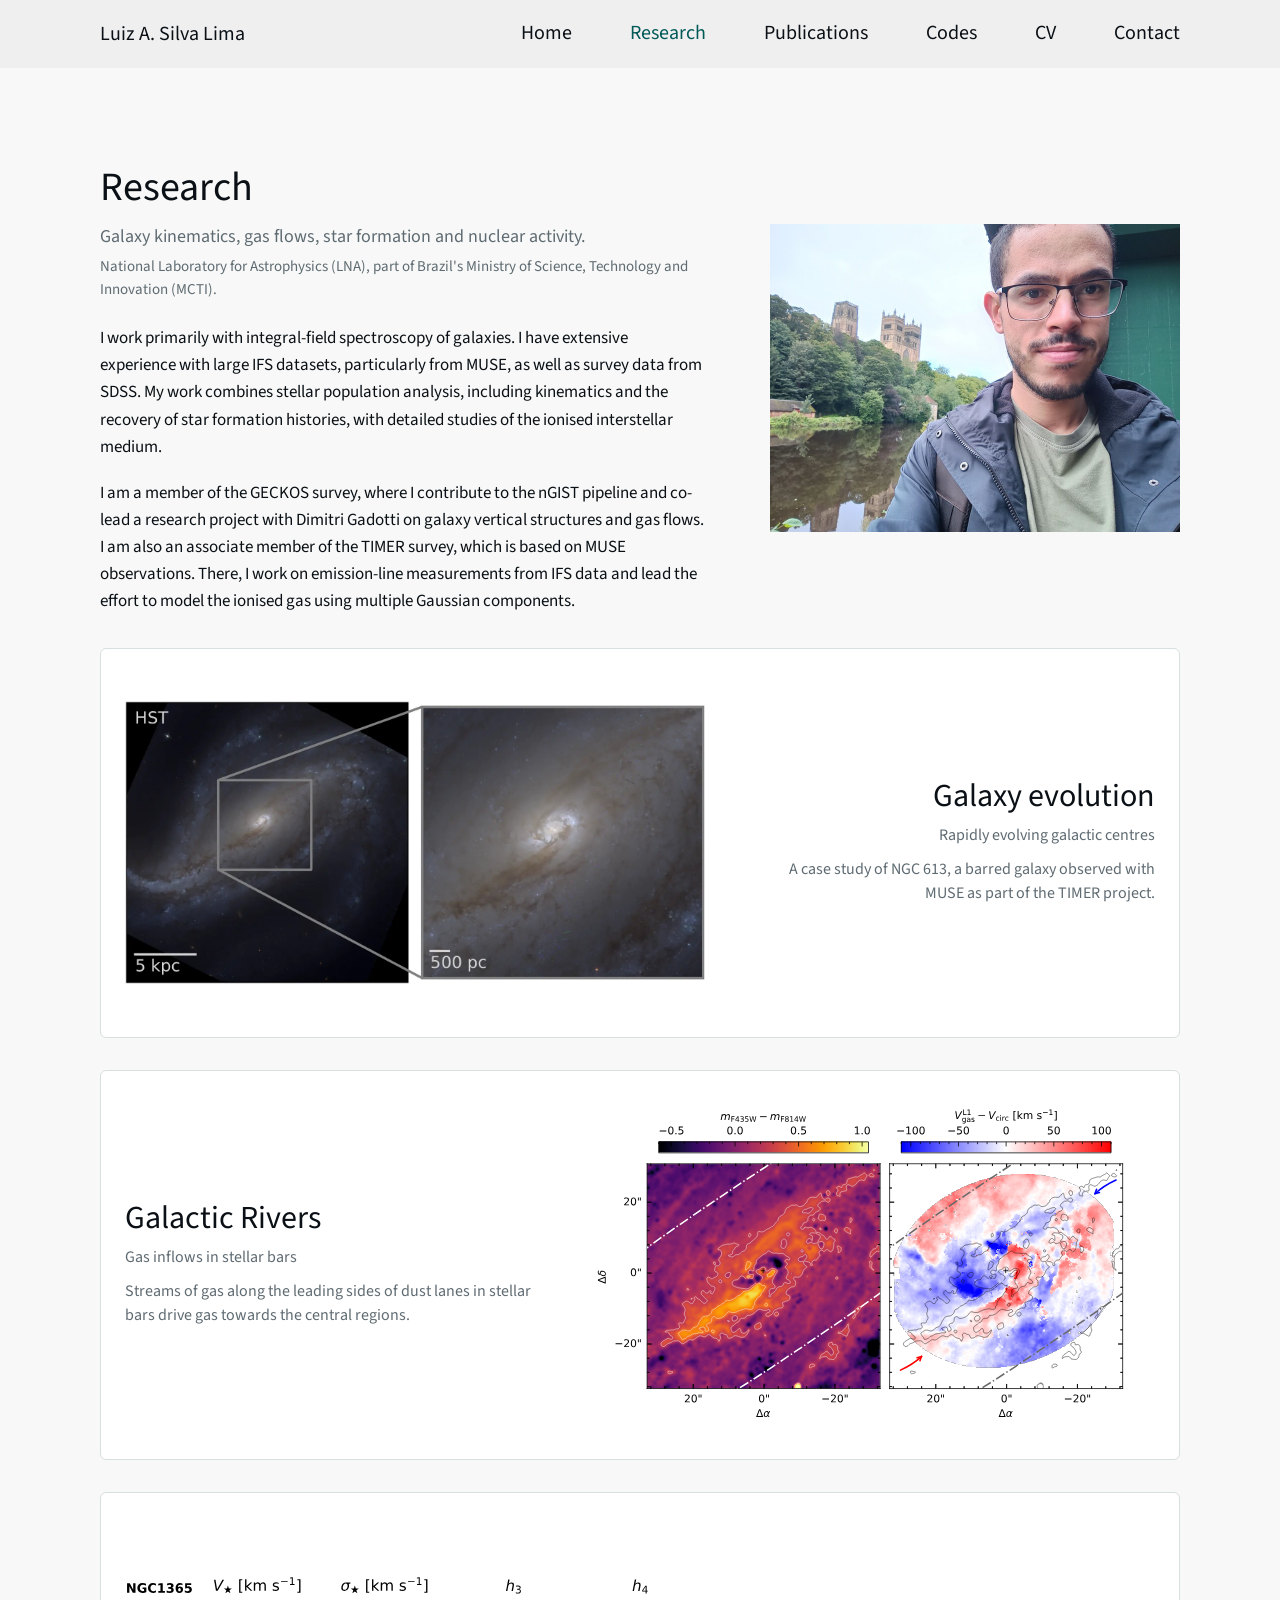
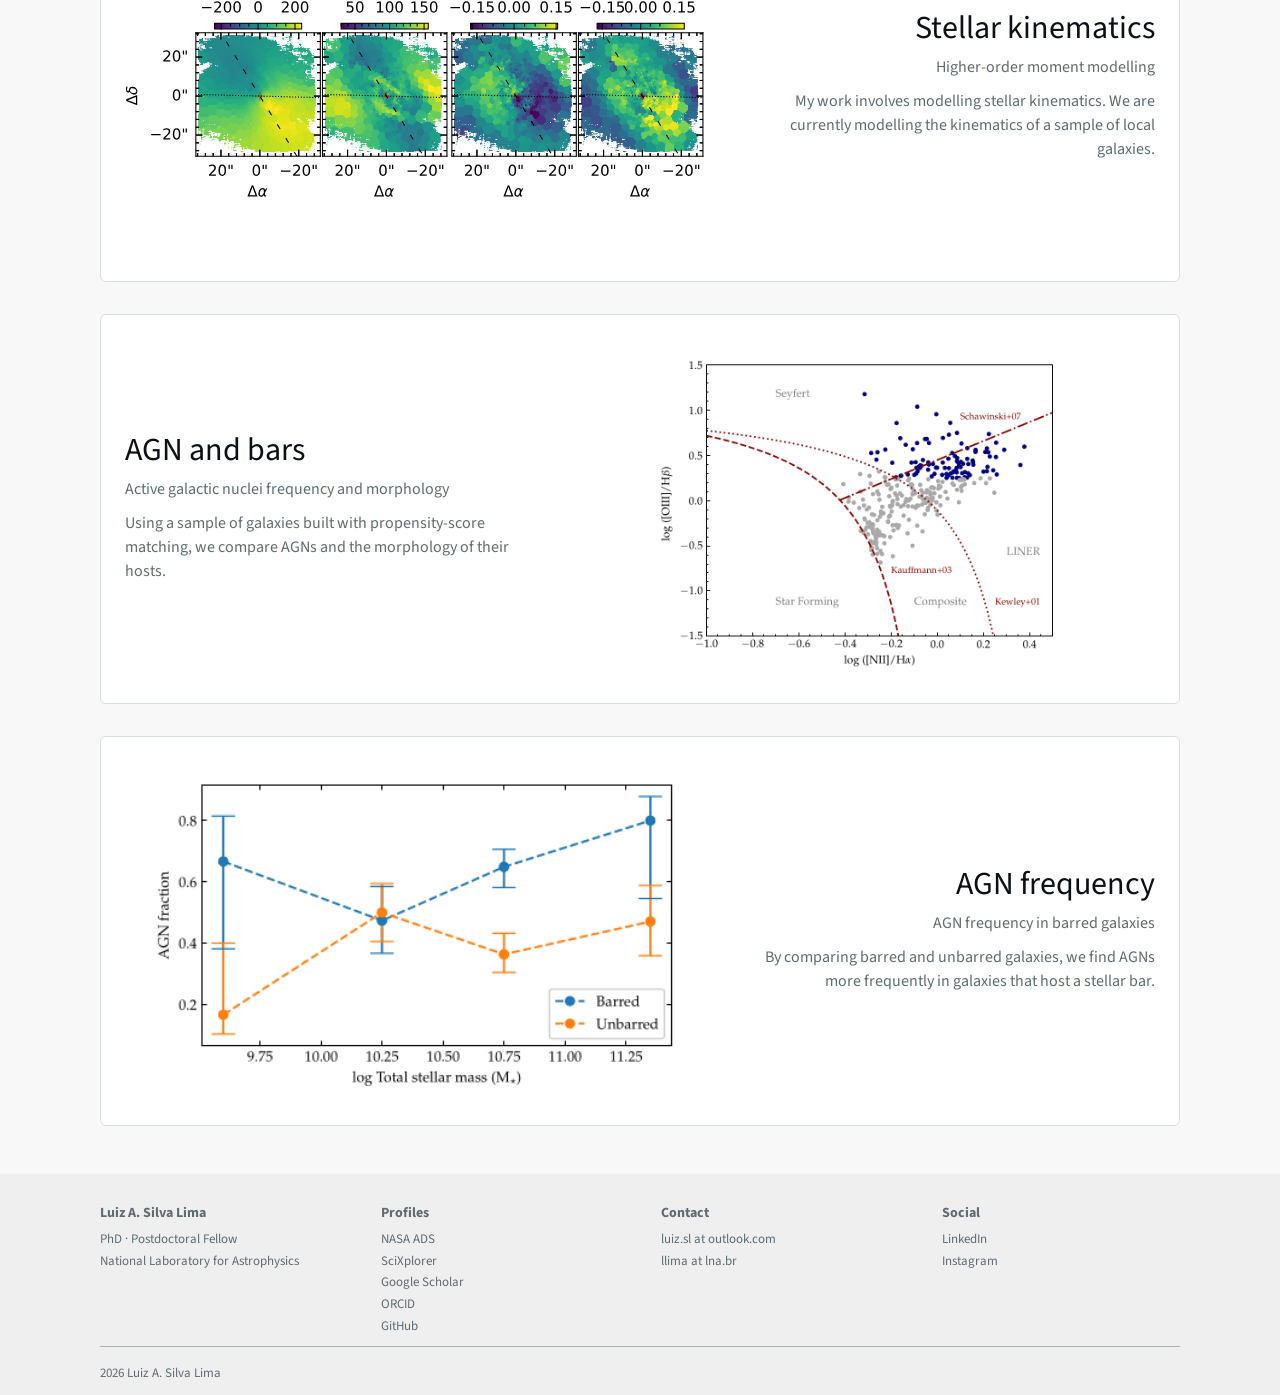
<file: research.html>
<!doctype html>
<html lang="en">
  <head>
    <meta charset="utf-8" />
    <meta name="viewport" content="width=device-width, initial-scale=1" />
    <title>Research | Luiz A. Silva Lima</title>
    <meta
      name="description"
      content="Research by Luiz A. Silva Lima on galaxy kinematics, gas flows, star formation and nuclear activity from integral-field spectroscopy."
    />
    <meta name="theme-color" content="#f7f8f7" />
    <link rel="icon" href="favicon.svg" type="image/svg+xml" />
    <link rel="canonical" href="https://luizsl.github.io/research.html" />
    <meta name="author" content="Luiz A. Silva Lima" />
    <meta property="og:type" content="website" />
    <meta property="og:site_name" content="Luiz A. Silva Lima" />
    <meta property="og:locale" content="en_GB" />
    <meta property="og:title" content="Research | Luiz A. Silva Lima" />
    <meta property="og:description" content="Research by Luiz A. Silva Lima on galaxy kinematics, gas flows, star formation and nuclear activity from integral-field spectroscopy." />
    <meta property="og:url" content="https://luizsl.github.io/research.html" />
    <meta property="og:image" content="https://luizsl.github.io/images/og-card.jpg" />
    <meta property="og:image:type" content="image/jpeg" />
    <meta property="og:image:width" content="1200" />
    <meta property="og:image:height" content="630" />
    <meta property="og:image:alt" content="Luiz A. Silva Lima, postdoctoral fellow in Astrophysics" />
    <meta name="twitter:card" content="summary_large_image" />
    <meta name="twitter:title" content="Research | Luiz A. Silva Lima" />
    <meta name="twitter:description" content="Research by Luiz A. Silva Lima on galaxy kinematics, gas flows, star formation and nuclear activity from integral-field spectroscopy." />
    <meta name="twitter:image" content="https://luizsl.github.io/images/og-card.jpg" />
    <link rel="stylesheet" href="style.css" />
  </head>
  <body>
    <a class="skip-link" href="#main">Skip to content</a>

    <header class="site-header">
      <div class="wrap">
        <a class="wordmark" href="index.html">Luiz A. Silva Lima</a>
        <nav class="site-nav" aria-label="Main">
          <a href="index.html">Home</a>
          <a href="research.html" aria-current="page">Research</a>
          <a href="publications.html">Publications</a>
          <a href="codes.html">Codes</a>
          <a href="cv.html">CV</a>
          <a href="contact.html">Contact</a>
        </nav>
      </div>
    </header>

    <main id="main">
      <div class="wrap">
        <section class="research-intro" aria-labelledby="research-title">
          <div>
            <h1 id="research-title">Research</h1>
            <p class="lead">Galaxy kinematics, gas flows, star formation and nuclear activity.</p>
            <p class="caption">
              National Laboratory for Astrophysics (LNA), part of Brazil's Ministry of
              Science, Technology and Innovation (MCTI).
            </p>
            <div class="prose">
              <p>
                I work primarily with integral-field spectroscopy of galaxies. I have
                extensive experience with large IFS datasets, particularly from MUSE, as
                well as survey data from SDSS. My work combines stellar population
                analysis, including kinematics and the recovery of star formation
                histories, with detailed studies of the ionised interstellar medium.
              </p>
              <p style="margin-top: 1.1em">
                I am a member of the GECKOS survey, where I contribute to the nGIST
                pipeline and co-lead a research project with Dimitri Gadotti on galaxy
                vertical structures and gas flows. I am also an associate member of the
                TIMER survey, which is based on MUSE observations. There, I work on
                emission-line measurements from IFS data and lead the effort to model the
                ionised gas using multiple Gaussian components.
              </p>
            </div>
          </div>

          <div class="research-intro__portrait">
            <img
              src="images/portrait.jpg"
              alt="Portrait of Luiz A. Silva Lima"
              width="820"
              height="616"
            />
          </div>
        </section>

        <div class="research-list">
          <article class="card research-card">
            <div class="research-card__media">
              <img
                src="images/ngc613-colour-composite.webp"
                alt="HST colour image of NGC 613: wide field with a 5 kpc scale bar, and an inset zoom on the nucleus with a 500 pc scale bar."
                width="1600"
                height="780"
                loading="lazy"
                decoding="async"
              />
            </div>
            <div class="research-card__body">
              <h2>Galaxy evolution</h2>
              <p class="research-card__kicker">Rapidly evolving galactic centres</p>
              <p>
                A case study of NGC 613, a barred galaxy observed with MUSE as part of the
                TIMER project.
              </p>
            </div>
          </article>

          <article class="card research-card research-card--reverse">
            <div class="research-card__media">
              <img
                src="images/galactic-rivers.svg"
                alt="NGC 613 gas kinematics, with the stellar continuum overlaid and the dust lanes marked."
                width="477"
                height="282"
                loading="lazy"
                decoding="async"
              />
            </div>
            <div class="research-card__body">
              <h2>Galactic Rivers</h2>
              <p class="research-card__kicker">Gas inflows in stellar bars</p>
              <p>
                Streams of gas along the leading sides of dust lanes in stellar bars drive
                gas towards the central regions.
              </p>
            </div>
          </article>

          <article class="card research-card">
            <div class="research-card__media">
              <img
                src="images/stellar-kinematics.svg"
                alt="Stellar kinematics panels: rotation velocity, velocity dispersion, and the h3 and h4 higher-order moments."
                width="358"
                height="136"
                loading="lazy"
                decoding="async"
              />
            </div>
            <div class="research-card__body">
              <h2>Stellar kinematics</h2>
              <p class="research-card__kicker">Higher-order moment modelling</p>
              <p>
                My work involves modelling stellar kinematics. We are currently modelling
                the kinematics of a sample of local galaxies.
              </p>
            </div>
          </article>

          <article class="card research-card research-card--reverse">
            <div class="research-card__media">
              <img
                src="images/agn-bpt-diagram.png"
                alt="BPT diagnostic diagram separating star-forming, composite, Seyfert and LINER galaxies."
                width="455"
                height="355"
                loading="lazy"
                decoding="async"
              />
            </div>
            <div class="research-card__body">
              <h2>AGN and bars</h2>
              <p class="research-card__kicker">
                Active galactic nuclei frequency and morphology
              </p>
              <p>
                Using a sample of galaxies built with propensity-score matching, we compare
                AGNs and the morphology of their hosts.
              </p>
            </div>
          </article>

          <article class="card research-card">
            <div class="research-card__media">
              <img
                src="images/agn-fraction-vs-mass.png"
                alt="AGN fraction as a function of total stellar mass, comparing barred and unbarred galaxies."
                width="444"
                height="267"
                loading="lazy"
                decoding="async"
              />
            </div>
            <div class="research-card__body">
              <h2>AGN frequency</h2>
              <p class="research-card__kicker">AGN frequency in barred galaxies</p>
              <p>
                By comparing barred and unbarred galaxies, we find AGNs more frequently in
                galaxies that host a stellar bar.
              </p>
            </div>
          </article>
        </div>
      </div>
    </main>

    <footer class="site-footer">
      <div class="wrap">
        <div class="site-footer__grid">
          <div>
            <h2>Luiz A. Silva Lima</h2>
            <p>PhD · Postdoctoral Fellow</p>
            <p>National Laboratory for Astrophysics</p>
          </div>
          <div>
            <h2>Profiles</h2>
            <ul>
              <li><a href="https://ui.adsabs.harvard.edu/search/q=author%3A%22Silva-Lima%2C%20Luiz%20A%22">NASA ADS</a></li>
              <li><a href="https://scixplorer.org/">SciXplorer</a></li>
              <li><a href="https://scholar.google.com/scholar?q=%22Silva-Lima%22+astrophysics">Google Scholar</a></li>
              <li><a href="https://orcid.org/0000-0003-3490-9063">ORCID</a></li>
              <li><a href="https://github.com/luizsl">GitHub</a></li>
            </ul>
          </div>
          <div>
            <h2>Contact</h2>
            <ul>
              <li><a href="mailto:luiz.sl@outlook.com">luiz.sl at outlook.com</a></li>
              <li><a href="mailto:llima@lna.br">llima at lna.br</a></li>
            </ul>
          </div>
          <div>
            <h2>Social</h2>
            <ul>
              <li><a href="https://www.linkedin.com/in/luiz-silva-lima/">LinkedIn</a></li>
              <li><a href="https://www.instagram.com/luizs.l">Instagram</a></li>
            </ul>
          </div>
        </div>
        <hr class="site-footer__rule" />
        <p class="site-footer__bottom">2026 Luiz A. Silva Lima</p>
      </div>
    </footer>
  </body>
</html>
</file>
<file: style.css>
/* ==========================================================================
   Luiz A. Silva Lima — personal website
   Styles derived from the Penpot design system ("REF — Style Guide" v1.0),
   rebuilt as one responsive stylesheet: desktop frame 1366 px (gutter 100),
   mobile frame 390 px (gutter 24).
   ========================================================================== */

@import url("https://fonts.googleapis.com/css2?family=Source+Sans+3:wght@400;600;700&display=swap");

/* --------------------------------------------------------------------------
   Design tokens
   -------------------------------------------------------------------------- */

:root {
  /* Colour */
  --page: #f7f8f7;
  --card: #ffffff;
  --header: #efefef;
  --footer: #efefef;
  --ink: #0a1015;
  --muted: #5f6b72;
  --inverse: #f2f2f2;
  --primary: #015958;
  --primary-hover: #014a49;
  --primary-pressed: #013f3e;
  --border: #d8dfe1;
  --border-strong: #7e8b91;

  /* Type */
  --font: "Source Sans 3", "Source Sans Pro", system-ui, -apple-system, sans-serif;

  /* Layout */
  --frame: 1366px;
  --content: 1166px;
  --gutter: 100px;
  --radius: 6px;

  /* Spacing scale */
  --space-1: 8px;
  --space-2: 16px;
  --space-3: 24px;
  --space-4: 32px;
  --space-5: 48px;
  --space-6: 100px;
}

*,
*::before,
*::after {
  box-sizing: border-box;
}

html {
  scroll-behavior: smooth;
}

body {
  display: flex;
  flex-direction: column;
  min-height: 100vh;
  min-width: 320px;
  margin: 0;
  background: var(--page);
  color: var(--ink);
  font-family: var(--font);
  font-size: 16px;
  line-height: 1.5;
  -webkit-font-smoothing: antialiased;
}

img {
  max-width: 100%;
  height: auto;
  display: block;
}

a {
  color: inherit;
}

:focus-visible {
  outline: 2px solid var(--primary);
  outline-offset: 2px;
}

/* --------------------------------------------------------------------------
   Typography scale
   -------------------------------------------------------------------------- */

h1,
h2,
h3,
h4,
p,
ul,
ol,
figure {
  margin: 0;
}

h1 {
  font-size: 40px;
  font-weight: 400;
  line-height: 1;
  letter-spacing: 0;
}

.display {
  font-size: 48px;
  font-weight: 700;
  line-height: 1.05;
}

h2 {
  font-size: 32px;
  font-weight: 400;
  line-height: 1.05;
}

h3 {
  font-size: 24px;
  font-weight: 400;
  line-height: 1.5;
}

.eyebrow {
  font-size: 13px;
  font-weight: 700;
  line-height: 1.2;
  letter-spacing: 0.02em;
  text-transform: uppercase;
  color: var(--primary);
}

.lead {
  font-size: 18px;
  font-weight: 400;
  line-height: 1.45;
  color: var(--muted);
}

.prose {
  font-size: 17px;
  line-height: 1.6;
}

.body-text {
  font-size: 16px;
  line-height: 1.55;
}

.caption {
  font-size: 14px;
  line-height: 1.5;
  color: var(--muted);
}

.meta {
  font-size: 11px;
  font-weight: 700;
  line-height: 1.45;
  letter-spacing: 0.04em;
  color: var(--muted);
  text-transform: uppercase;
}

/* --------------------------------------------------------------------------
   Layout helpers
   -------------------------------------------------------------------------- */

.wrap {
  width: 100%;
  max-width: var(--frame);
  margin-inline: auto;
  padding-inline: var(--gutter);
}

.page-main,
main {
  flex: 1 0 auto;
}

.page-title {
  padding-top: 100px;
}

.page-title h1 {
  margin-bottom: 12px;
}

.page-title .lead {
  max-width: 760px;
}

.section {
  padding-block: var(--space-4);
}

.skip-link {
  position: absolute;
  left: -9999px;
  top: 0;
  z-index: 10;
  padding: 12px 20px;
  background: var(--card);
  border: 1px solid var(--primary);
  border-radius: var(--radius);
}

.skip-link:focus {
  left: 16px;
  top: 16px;
}

/* --------------------------------------------------------------------------
   Header
   -------------------------------------------------------------------------- */

.site-header {
  background: var(--header);
}

.site-header .wrap {
  display: flex;
  align-items: center;
  justify-content: space-between;
  gap: var(--space-4);
  min-height: 68px;
}

.wordmark {
  font-size: 20px;
  font-weight: 400;
  line-height: 1.2;
  text-decoration: none;
  white-space: nowrap;
}

.site-nav {
  display: flex;
  align-items: center;
  gap: 58px;
}

.site-nav a {
  font-size: 20px;
  font-weight: 400;
  line-height: 1.2;
  text-decoration: none;
  padding-block: 5px;
  border-bottom: 2px solid transparent;
}

.site-nav a:hover {
  color: var(--primary);
}

.site-nav a[aria-current="page"] {
  color: var(--primary);
}

/* --------------------------------------------------------------------------
   Home — hero
   -------------------------------------------------------------------------- */

.hero {
  background: var(--header);
}

.hero .wrap {
  padding-top: var(--space-3);
  min-height: 490px;
}

.hero__focus {
  margin-bottom: var(--space-1);
}

.hero h1 {
  margin-bottom: 10px;
}

.hero__subtitle {
  font-size: 22px;
  line-height: 1.4;
  color: var(--muted);
  margin-bottom: 6px;
}

.hero__affiliation {
  font-size: 15px;
  line-height: 1.5;
  color: var(--muted);
  margin-bottom: var(--space-2);
}

.hero__bio {
  max-width: 620px;
  font-size: 16px;
  line-height: 1.5;
  margin-bottom: var(--space-2);
}

.hero__actions {
  display: flex;
  flex-wrap: wrap;
  gap: 12px;
}

/* --------------------------------------------------------------------------
   Buttons
   -------------------------------------------------------------------------- */

.btn {
  display: inline-flex;
  align-items: center;
  justify-content: center;
  min-width: 200px;
  height: 40px;
  padding-inline: var(--space-3);
  border: 1.5px solid transparent;
  border-radius: var(--radius);
  font-size: 14px;
  font-weight: 700;
  line-height: 1.2;
  text-decoration: none;
  transition: background-color 120ms ease, color 120ms ease, border-color 120ms ease;
}

.btn--primary {
  background: var(--primary);
  color: var(--inverse);
}

.btn--primary:hover {
  background: var(--primary-hover);
}

.btn--primary:active {
  background: var(--primary-pressed);
}

.btn--secondary {
  background: var(--card);
  color: var(--ink);
  border-color: var(--border-strong);
}

.btn--secondary:hover {
  border-color: var(--primary);
  color: var(--primary);
}

.btn[aria-disabled="true"] {
  background: var(--header);
  color: var(--muted);
  border-color: transparent;
  pointer-events: none;
}

/* --------------------------------------------------------------------------
   Cards
   -------------------------------------------------------------------------- */

.card {
  background: var(--card);
  border: 1px solid var(--border);
  border-radius: var(--radius);
}

/* Profile link cards (Home) ------------------------------------------------ */

.profiles {
  display: grid;
  grid-template-columns: repeat(4, minmax(0, 1fr));
  gap: var(--space-2);
  margin-top: -71px;
  /* Breathing room before the footer seam, matching the other pages. Padding,
     not margin: the grid sits inside a wrapper whose only padding is inline, so a
     bottom margin could collapse through it. */
  padding-bottom: var(--space-5);
  position: relative;
}

.profile-card {
  display: flex;
  flex-direction: column;
  justify-content: space-between;
  min-height: 187px;
  padding: 20px;
  text-decoration: none;
}

.profile-card:hover {
  border-color: var(--border-strong);
}

.profile-card__head {
  display: grid;
  grid-template-columns: auto 1fr;
  column-gap: var(--space-2);
  align-items: start;
}

/* Let the wrapper collapse so title and descriptor become grid items. */
.profile-card__head > span:last-child {
  display: contents;
}



.profile-card__mark {
  grid-row: span 2;
  flex: none;
  width: 40px;
  height: 40px;
  object-fit: contain;
}

.profile-card__title {
  display: block;
  font-size: 18px;
  font-weight: 600;
  line-height: 1.3;
}

.profile-card__descriptor {
  display: block;
  font-size: 13px;
  line-height: 1.5;
  color: var(--muted);
}

.profile-card__foot {
  display: flex;
  align-items: center;
  justify-content: space-between;
  gap: var(--space-2);
  border-top: 1px solid var(--border);
  padding-top: 12px;
  font-size: 13px;
  color: var(--primary);
}

/* Compact profile cards (Publications) ------------------------------------ */

.profiles--compact {
  margin-top: 0;
  margin-bottom: var(--space-4);
  gap: var(--space-2);
}

.profile-card--compact {
  flex-direction: row;
  align-items: center;
  justify-content: flex-start;
  gap: var(--space-2);
  min-height: 78px;
  padding: 16px;
  text-decoration: none;
}

.profile-card--compact .profile-card__mark {
  width: 40px;
  height: 40px;
}

.profile-card--compact .profile-card__title {
  font-size: 20px;
  font-weight: 400;
}

.profile-card--compact .profile-card__hint {
  display: block;
  font-size: 14px;
  color: var(--primary);
}

/* Stat cards --------------------------------------------------------------- */

.stats {
  display: grid;
  grid-template-columns: repeat(auto-fit, minmax(min(240px, 100%), 1fr));
  gap: var(--space-2);
}

.stat-card {
  position: relative;
  padding: 20px;
  min-height: 94px;
}

.stat-card::before {
  content: "";
  position: absolute;
  inset-block-start: 8px;
  inset-inline-start: 20px;
  width: 20px;
  height: 2px;
  border-radius: 1px;
  background: var(--primary);
}

.stat-card__value {
  font-size: 28px;
  font-weight: 700;
  line-height: 1.2;
}

.stat-card__label {
  font-size: 11px;
  font-weight: 600;
  line-height: 1.5;
  color: var(--muted);
}

/* --------------------------------------------------------------------------
   Research
   -------------------------------------------------------------------------- */

.research-intro {
  display: grid;
  grid-template-columns: minmax(0, 692px) 410px;
  justify-content: space-between;
  column-gap: 64px;
  padding-block: 100px var(--space-4);
}

.research-intro__portrait {
  align-self: start;
  /* In the design the portrait starts level with the lead line, not with the
     page title: H1 height (40) + the 16 px gap above the lead. */
  margin-top: 56px;
}

.research-intro__portrait img {
  width: 100%;
  height: auto;
}

.research-intro .prose,
.research-intro .caption,
.research-intro .lead {
  max-width: 692px;
}

.research-intro h1 {
  margin-bottom: 16px;
}

.research-intro .lead {
  margin-bottom: 6px;
}

.research-intro .caption {
  font-size: 15px;
  margin-bottom: var(--space-3);
}

.research-list {
  display: grid;
  gap: var(--space-4);
  padding-bottom: var(--space-5);
}

.research-card {
  display: flex;
  align-items: center;
  gap: 44px;
  min-height: 390px;
  padding: var(--space-3);
}

.research-card__media {
  flex: 1 1 auto;
  min-width: 0;
  display: flex;
  align-items: center;
  justify-content: center;
}

.research-card__media img {
  width: 100%;
  max-height: 322px;
  object-fit: contain;
}

/* Text sits on the outer edge of the card and aligns away from the figure. */
.research-card__body {
  flex: 0 0 406px;
  max-width: 406px;
  text-align: right;
}

.research-card__kicker {
  font-size: 20px;
  line-height: 1.2;
  color: var(--muted);
  margin-top: 8px;
}

.research-card h2 {
  font-size: 32px;
}

.research-card p {
  margin-top: 12px;
  font-size: 16px;
  color: var(--muted);
}

.research-card--reverse {
  flex-direction: row-reverse;
}

.research-card--reverse .research-card__body {
  text-align: left;
}

/* --------------------------------------------------------------------------
   Publications
   -------------------------------------------------------------------------- */

.publications-head h1 {
  margin-bottom: 12px;
}

.publications-head .lead {
  margin-bottom: var(--space-3);
}

.pub-card {
  padding: var(--space-3);
  margin-bottom: var(--space-2);
}

.pub-card h2 {
  font-size: 32px;
  margin-bottom: var(--space-2);
}

.ref-list {
  list-style: none;
  padding: 0;
  display: grid;
  gap: var(--space-2);
}

.ref-list li {
  font-size: 16px;
  line-height: 1.55;
}

.ref-list .ref-links {
  display: inline-flex;
  gap: 14px;
  margin-left: 6px;
  font-size: 14px;
  font-weight: 700;
  white-space: nowrap;
}

.ref-list a,
.contact-card a {
  color: var(--primary);
  text-decoration: none;
  border-bottom: 1px solid transparent;
}

.ref-list a:hover,
.contact-card a:hover {
  border-bottom-color: currentColor;
}

.pub-card + .stats {
  margin-top: var(--space-4);
  margin-bottom: var(--space-5);
}

/* --------------------------------------------------------------------------
   Codes
   -------------------------------------------------------------------------- */

.codes-grid {
  display: grid;
  grid-template-columns: repeat(3, minmax(0, 1fr));
  gap: 43px;
  padding-bottom: var(--space-5);
}

.code-card {
  display: flex;
  flex-direction: column;
  padding: var(--space-3);
  min-height: 341px;
}

.code-card__top {
  display: flex;
  align-items: center;
  justify-content: space-between;
  gap: var(--space-2);
  margin-bottom: 16px;
}

.code-card__category {
  display: flex;
  align-items: center;
  gap: 10px;
  font-size: 11px;
  font-weight: 700;
  letter-spacing: 0.04em;
  text-transform: uppercase;
  color: var(--primary);
}

.code-card__category::before {
  content: "";
  width: 8px;
  height: 8px;
  border-radius: 2px;
  background: var(--primary);
}

.badge {
  display: inline-grid;
  place-items: center;
  min-width: 96px;
  height: 20px;
  padding-inline: 8px;
  border-radius: 4px;
  background: var(--primary);
  color: var(--inverse);
  font-size: 11px;
  font-weight: 700;
  letter-spacing: 0.04em;
  text-transform: uppercase;
}

.code-card h2 {
  font-size: 32px;
  line-height: 1.1;
  margin-bottom: 16px;
}

.code-card__subtitle {
  font-size: 20px;
  line-height: 1.2;
  color: var(--muted);
  margin-bottom: 12px;
}

.code-card__description {
  font-size: 16px;
  color: var(--muted);
}

.code-card__meta {
  margin-top: auto;
  padding-top: var(--space-3);
}

.code-card__links {
  display: flex;
  flex-wrap: wrap;
  gap: 20px;
  margin-top: var(--space-2);
  padding-top: var(--space-2);
  border-top: 1px solid var(--border);
  font-size: 14px;
  font-weight: 700;
}

.code-card__links a {
  color: var(--primary);
  text-decoration: none;
}

.code-card__links a:hover {
  text-decoration: underline;
}

/* --------------------------------------------------------------------------
   CV
   -------------------------------------------------------------------------- */

.cv-actions {
  margin-block: var(--space-3) var(--space-4);
}

.cv-sheets {
  display: grid;
  gap: var(--space-2);
  padding-bottom: var(--space-5);
}

.cv-sheet {
  border: 1px solid var(--border);
  background: var(--card);
}

.cv-sheet img {
  width: 100%;
  height: auto;
}

/* --------------------------------------------------------------------------
   Contact
   -------------------------------------------------------------------------- */

.contact-grid {
  display: grid;
  grid-template-columns: repeat(auto-fit, minmax(280px, 300px));
  gap: 31px;
  padding-block: var(--space-4) var(--space-5);
}

.contact-card {
  padding: var(--space-3);
  min-height: 108px;
}

.contact-card__icon {
  width: 36px;
  height: 24px;
  margin-bottom: 12px;
  color: var(--primary);
}

.contact-card__address {
  font-size: 16px;
  font-weight: 700;
}

.contact-card__note {
  font-size: 14px;
  color: var(--muted);
  margin-top: 2px;
}

/* --------------------------------------------------------------------------
   Footer
   -------------------------------------------------------------------------- */

.site-footer {
  background: var(--footer);
  margin-top: auto;
}

.site-footer__grid {
  display: grid;
  grid-template-columns: repeat(4, minmax(0, 1fr));
  gap: 42px;
  padding-block: 30px var(--space-1);
}

.site-footer h2 {
  font-size: 14px;
  font-weight: 700;
  line-height: 1.35;
  color: var(--muted);
  margin-bottom: 6px;
}

.site-footer ul {
  list-style: none;
  padding: 0;
  display: grid;
  gap: 0;
}

.site-footer li,
.site-footer p {
  font-size: 13px;
  line-height: 1.69;
  color: var(--muted);
}

.site-footer a {
  text-decoration: none;
}

.site-footer a:hover {
  color: var(--primary);
}

.site-footer__rule {
  border: 0;
  border-top: 1px solid var(--border-strong);
  opacity: 0.6;
  margin: 0;
}

.site-footer__bottom {
  font-size: 14px;
  line-height: 1.5;
  color: var(--muted);
  padding-block: 16px 10px;
}

/* --------------------------------------------------------------------------
   404
   -------------------------------------------------------------------------- */

.error-page {
  display: grid;
  align-content: center;
  gap: var(--space-3);
  min-height: 60vh;
  padding-block: var(--space-5);
}

/* --------------------------------------------------------------------------
   Responsive — mobile frame (390 px, gutter 24)
   -------------------------------------------------------------------------- */

@media (max-width: 1100px) {
  :root {
    --gutter: 48px;
  }

  .site-nav {
    gap: 32px;
  }

  .research-card {
    gap: var(--space-4);
  }
}

@media (max-width: 900px) {
  :root {
    --gutter: 24px;
  }

  .site-header .wrap {
    flex-direction: column;
    align-items: flex-start;
    gap: var(--space-2);
    padding-block: 16px;
  }

  .site-nav {
    flex-wrap: wrap;
    gap: 4px 16px;
  }

  .site-nav a {
    font-size: 18px;
  }

  .hero .wrap {
    min-height: 0;
    padding-block: var(--space-4) var(--space-4);
  }

  .hero h1 {
    font-size: 34px;
    font-weight: 700;
    line-height: 1.1;
  }

  .hero__focus {
    font-size: 10px;
  }

  .hero__subtitle {
    font-size: 18px;
  }

  .hero__affiliation {
    font-size: 13px;
  }

  .hero__bio {
    font-size: 14px;
  }

  .hero__actions {
    flex-direction: column;
    align-items: stretch;
  }

  .hero__actions .btn {
    min-width: 0;
  }

  .profiles {
    margin-top: 0;
    padding-top: var(--space-4);
    grid-template-columns: 1fr;
  }

  .profile-card {
    min-height: 68px;
    gap: 12px;
    padding: 16px;
  }

  .profile-card__foot {
    border-top: 0;
    padding-top: 0;
  }

  .profiles--compact .profile-card__title {
    font-size: 18px;
  }

  .research-intro {
    grid-template-columns: minmax(0, 1fr);
    row-gap: var(--space-4);
  }

  .research-intro__portrait {
    order: 2;
    margin-top: 0;
  }

  .research-intro .lead {
    font-size: 18px;
  }

  .research-card,
  .research-card--reverse {
    flex-direction: column;
    align-items: stretch;
    gap: var(--space-3);
    padding: var(--space-3);
    min-height: 0;
  }

  .research-card--reverse .research-card__body {
    text-align: left;
  }

  .research-card__body {
    flex: 1 1 auto;
    max-width: none;
    text-align: left;
  }

  .research-card h2 {
    font-size: 28px;
  }

  .codes-grid {
    grid-template-columns: 1fr;
    gap: var(--space-3);
  }

  .stats {
    grid-template-columns: 1fr;
    gap: var(--space-2);
  }

  .stat-card {
    min-height: 68px;
    display: flex;
    align-items: baseline;
    gap: 10px;
    padding: 16px;
  }

  .stat-card__value {
    font-size: 26px;
  }

  .site-footer__grid {
    grid-template-columns: 1fr;
    gap: var(--space-3);
    padding-block: var(--space-3) var(--space-1);
  }

  .contact-grid {
    grid-template-columns: 1fr;
  }

  .page-title {
    padding-top: var(--space-4);
  }

  .page-title h1 {
    font-size: 34px;
    font-weight: 700;
    line-height: 1.1;
  }
}

@media (prefers-reduced-motion: reduce) {
  html {
    scroll-behavior: auto;
  }

  * {
    transition: none !important;
  }
}

/* Print: the CV sheets are the printable artefact. */
@media print {
  .site-header,
  .site-footer,
  .skip-link,
  .cv-actions {
    display: none !important;
  }

  .cv-sheet {
    border: 0;
    break-inside: avoid;
    page-break-inside: avoid;
  }

  .cv-sheet img {
    max-height: 100vh;
    object-fit: contain;
  }
}
</file>
